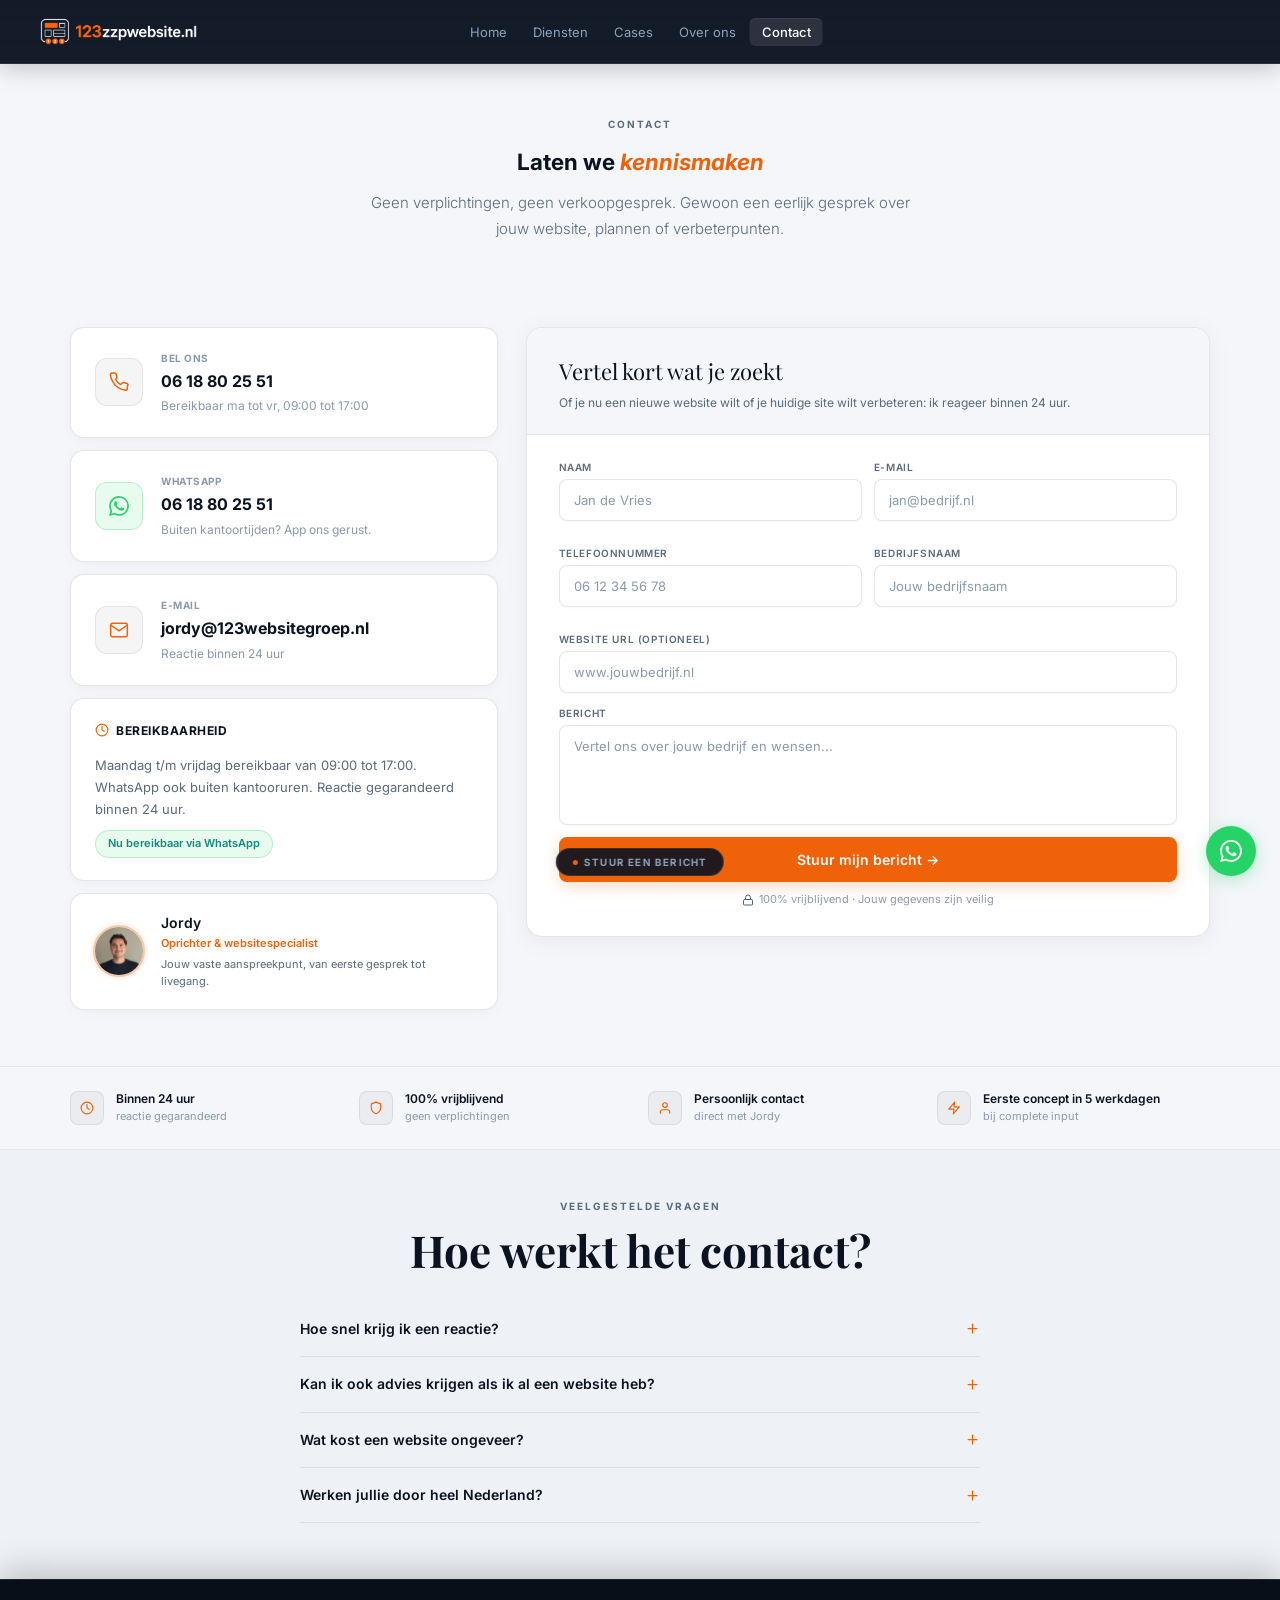
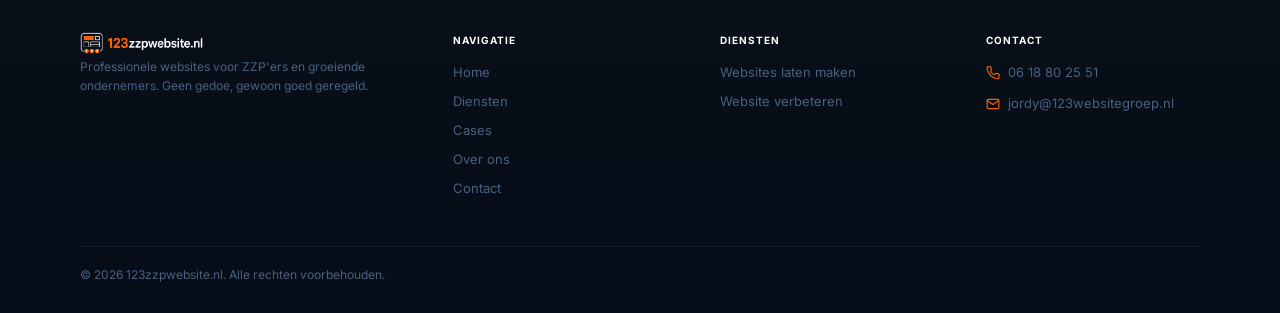
<file: 123bouwwebsite/contact.html>
<!DOCTYPE html>
<html lang="nl">
<head>
<meta charset="UTF-8"><meta name="viewport" content="width=device-width, initial-scale=1.0">
<link rel="icon" type="image/png" href="/assets/images/favicon-123.png?v=4">
<link rel="apple-touch-icon" href="/assets/images/favicon-123.png?v=4">
<title>Contact | 123zzpwebsite.nl</title>
<meta name="description" content="Neem contact op met 123ZZPWebsite. Website aanvragen voor ZZP'ers en kleine ondernemers, vrijblijvend.">
<link rel="stylesheet" href="shared.css">
<style>
.hero-contact{padding:52px 48px 48px;text-align:center;position:relative;overflow:hidden;background:var(--bg-page)}
.hero-contact .sec-h{margin-bottom:10px}
.hero-contact .sec-sub{margin-bottom:0}
.contact-section{padding:36px 48px 56px}
.contact-max{max-width:1140px;margin:0 auto;display:grid;grid-template-columns:1fr 1.6fr;gap:28px;align-items:start}
.cc-card{border-radius:14px;padding:22px 24px;display:flex;align-items:center;gap:18px;text-decoration:none;margin-bottom:12px}
.cc-icon{width:48px;height:48px;border-radius:12px;flex-shrink:0;background:rgba(11,18,32,0.04);border:1px solid var(--border-light);display:flex;align-items:center;justify-content:center;transition:background .25s,border-color .25s}
.cc-card:hover .cc-icon{background:rgba(11,18,32,0.06);border-color:rgba(11,18,32,0.12)}
.cc-icon svg{width:20px;height:20px;stroke:var(--orange);fill:none;stroke-width:1.8;stroke-linecap:round;stroke-linejoin:round}
.cc-label{font-size:10px;font-weight:700;color:var(--text-muted);letter-spacing:.5px;text-transform:uppercase;margin-bottom:3px}
.cc-value{font-size:16px;font-weight:700;color:var(--text-primary);margin-bottom:2px}
.cc-sub{font-size:12px;color:var(--text-muted)}
.availability-card{border-radius:14px;padding:22px 24px;margin-bottom:12px}
.av-title{font-size:12px;font-weight:700;color:var(--text-primary);letter-spacing:.5px;text-transform:uppercase;margin-bottom:14px;display:flex;align-items:center;gap:7px}
.av-title svg{width:14px;height:14px;stroke:var(--orange);fill:none;stroke-width:2;stroke-linecap:round;stroke-linejoin:round}
.av-text{font-size:13px;color:var(--text-secondary);line-height:1.7}
.av-badge{display:inline-flex;align-items:center;gap:5px;background:rgba(37,211,102,0.1);border:1px solid rgba(37,211,102,0.25);color:#128C7E;padding:4px 12px;border-radius:100px;font-size:11px;font-weight:600;margin-top:10px}
.jordy-card{border-radius:14px;padding:18px 22px;display:flex;align-items:center;gap:16px}
.jp{width:52px;height:52px;border-radius:50%;flex-shrink:0;overflow:hidden;border:2px solid rgba(240,98,10,0.35);box-shadow:0 0 0 3px rgba(240,98,10,0.06)}
.jp img{width:100%;height:100%;object-fit:cover;object-position:center 10%;display:block}
.jp-fallback{width:100%;height:100%;background:linear-gradient(135deg,var(--orange),#C04D05);display:flex;align-items:center;justify-content:center;font-family:var(--serif);font-size:18px;color:#fff;font-weight:700}
.jordy-name{font-size:14px;font-weight:600;color:var(--text-primary);margin-bottom:1px}
.jordy-role{font-size:11px;color:var(--orange);font-weight:600;margin-bottom:3px}
.jordy-desc{font-size:11px;color:var(--text-secondary)}
.form-card{border-radius:16px;overflow:hidden}
.form-top{padding:26px 32px 22px;border-bottom:1px solid var(--border-light);background:var(--bg-page)}
.form-title-text{font-family:var(--serif);font-size:22px;color:var(--text-primary);margin-bottom:4px}
.form-sub-text{font-size:12px;color:var(--text-secondary)}
.form-body{padding:24px 32px 28px}
.fsub-btn{display:flex;align-items:center;justify-content:center;gap:7px;margin-top:6px}
.fnote{text-align:center;font-size:11px;color:var(--text-muted);margin-top:9px;display:flex;align-items:center;justify-content:center;gap:5px}
.trust-strip{padding:24px 48px}
.trust-grid{max-width:1140px;margin:0 auto;display:grid;grid-template-columns:repeat(4,1fr);gap:16px}
.ti-item{display:flex;align-items:center;gap:12px}
.ti-icon{width:34px;height:34px;border-radius:8px;background:rgba(11,18,32,0.04);border:1px solid var(--border-light);display:flex;align-items:center;justify-content:center;flex-shrink:0}
.ti-icon svg{width:14px;height:14px;stroke:var(--orange);fill:none;stroke-width:2;stroke-linecap:round;stroke-linejoin:round}
.ti-text{font-size:12px;font-weight:600;color:var(--text-primary);line-height:1.3}
.ti-sub{font-size:11px;color:var(--text-muted);margin-top:1px}
.faq-section{padding:48px 48px 56px}
.faq-max{max-width:680px;margin:0 auto}
.faq-section .sec-h{margin-bottom:0}
.faq-item{border-bottom:1px solid var(--border-light);padding:16px 0}
.faq-q{font-size:14px;font-weight:600;color:var(--text-primary);cursor:pointer;display:flex;align-items:center;justify-content:space-between;gap:12px;user-select:none}
.faq-q svg{width:15px;height:15px;stroke:var(--orange);fill:none;stroke-width:2;stroke-linecap:round;flex-shrink:0;transition:transform .25s}
.faq-q.open svg{transform:rotate(45deg)}
.faq-a{font-size:13px;color:var(--text-secondary);line-height:1.7;font-weight:300}

/* ── BEAUTIFUL MOBILE OVERRIDES ── */
@media(max-width:768px){
  section.sec, .sec{padding:48px 20px !important}
  .hero-center,.hero-section{padding:44px 20px 36px !important}
  /* Hero text only */
  .hero-inner,.hero-two-col{display:flex !important;flex-direction:column !important;gap:0 !important}
  .hero-device-col,.mock-wrap{display:none !important}
  /* Process vertical */
  .process-grid{display:flex !important;flex-direction:column !important;gap:0 !important;margin-top:24px !important}
  .process-grid::before{display:none !important}
  .step{display:flex !important;text-align:left !important;align-items:flex-start !important;gap:16px !important;padding-bottom:24px !important}
  .step:not(:last-child)::after{content:'';position:absolute;left:30px;top:62px;bottom:0;width:1px;background:rgba(240,98,10,0.2)}
  .snum{margin:0 !important;flex-shrink:0 !important}
  .step > div:last-child{padding-top:10px}
  /* CTA wrap */
  .cta-wrap,.cta-two-col,.contact-wrap{grid-template-columns:1fr !important}
  .cta-left,.cta-l,.cl{padding:28px 20px !important}
  .cta-right,.cta-r,.cr{padding:24px 20px !important}
  /* Banners */
  .cta-banner,.cta-simple{flex-direction:column !important;padding:28px 20px !important;gap:18px !important}
  .cta-btns{flex-direction:column !important;width:100% !important;gap:10px !important}
  .cta-btns a{width:100% !important;justify-content:center !important}
  /* Contact page */
  .hero-contact{padding:44px 20px 36px !important;overflow-x:clip}
  .contact-section{padding:28px 20px 44px !important;overflow-x:clip}
  .contact-max,.contact-main{grid-template-columns:1fr !important;gap:18px !important;width:100% !important;max-width:100% !important;min-width:0 !important;box-sizing:border-box !important}
  .contact-max > div{width:100% !important;max-width:100% !important;min-width:0 !important;box-sizing:border-box !important}
  .form-card{order:-1;width:100% !important;max-width:100% !important;min-width:0 !important;box-sizing:border-box !important}
  .form-top{padding:22px 20px 18px !important}
  .form-body{padding:20px 20px 24px !important;width:100% !important;max-width:100% !important;box-sizing:border-box !important}
  .form-body .form-row,.form-body .fg,.form-body .fi{max-width:100% !important;box-sizing:border-box !important}
  .fsub-btn{width:100% !important;max-width:100% !important;box-sizing:border-box !important;padding:16px !important;font-size:15px !important;border-radius:12px !important}
  .cc-card,.availability-card,.jordy-card{width:100% !important;max-width:100% !important;min-width:0 !important;box-sizing:border-box !important;align-items:flex-start !important}
  .cc-card:hover{transform:none !important}
  .cc-card > div:last-child,.jordy-card > div:last-child{flex:1 !important;min-width:0 !important;max-width:100% !important}
  .cc-value,.cc-sub,.cc-label{overflow-wrap:break-word !important;word-break:break-word !important}
  .availability-card > div:not(.av-title){min-width:0 !important;max-width:100% !important;overflow-wrap:break-word !important;word-break:break-word !important}
  .av-badge{max-width:100% !important;white-space:normal !important;flex-wrap:wrap !important;justify-content:center !important;text-align:center !important}
  .jordy-card > div:last-child > div{overflow-wrap:break-word !important;word-break:break-word !important}
  .trust-strip{padding:20px 20px !important;overflow-x:clip}
  .trust-strip .trust-grid{grid-template-columns:1fr 1fr !important;gap:12px !important;width:100% !important;max-width:100% !important}
  .trust-strip .ti-item{min-width:0 !important;align-items:flex-start !important;width:100% !important;max-width:100% !important}
  .trust-strip .ti-item > div:last-child{min-width:0 !important;flex:1 !important}
  .trust-strip .ti-text,.trust-strip .ti-sub{overflow-wrap:break-word !important}
  .faq-section{padding:36px 20px 44px !important}
  /* Featured case */
  .feat-case{grid-template-columns:1fr !important;gap:20px !important}
  /* Cases */
  .cases-grid{grid-template-columns:1fr !important}
  /* Reviews */
  .reviews-grid{grid-template-columns:1fr !important}
  /* Transform */
  .transform-grid,.tg{grid-template-columns:1fr !important;gap:12px !important}
  /* Waarom */
  .waarom-grid{grid-template-columns:1fr !important;gap:24px !important}
  /* Aanpak desktop grid */
  .aanpak-grid{grid-template-columns:1fr 1fr !important}
  /* Guarantee */
  .guarantee,.trust-grid{grid-template-columns:1fr 1fr !important;gap:10px !important}
  /* Stats */
  .stats-grid{grid-template-columns:1fr 1fr !important}
  /* Pricing */
  .pricing-grid{grid-template-columns:1fr !important;gap:16px !important}
  .p-card.popular{margin:0 !important;padding:32px 22px !important}
  /* Forms */
  .form-row,.frow{grid-template-columns:1fr !important}
  .fi{padding:14px !important;font-size:14px !important;border-radius:10px !important}
  textarea.fi{min-height:120px !important;height:120px !important}
  .fsub{padding:16px !important;font-size:15px !important;border-radius:12px !important}
  /* Buttons */
  .btns,.hero-btns{flex-direction:column !important;gap:10px !important}
  .btns a, .hero-btns a, .hero-btns .btn-p, .hero-btns .btn-s{width:100% !important;justify-content:center !important}
  /* Footer */
  .footer-grid{display:flex !important;flex-direction:column !important;gap:0 !important;margin-bottom:0 !important}
  .footer-grid > div:first-child{padding:36px 20px 24px !important}
  .footer-col{padding:20px 20px !important;border-bottom:1px solid rgba(255,255,255,0.06) !important}
  .footer-col a{padding:9px 0 !important;font-size:14px !important;border-bottom:1px solid rgba(255,255,255,0.04) !important;display:flex !important;align-items:center !important;justify-content:space-between !important}
  .footer-col a::after{content:'›' !important;color:var(--muted) !important;font-size:18px !important}
  .footer-bottom{padding:20px !important;flex-direction:column !important;gap:10px !important;text-align:center !important}
  .footer-links{justify-content:center !important}
}
@media(max-width:480px){
  section.sec,.sec{padding:40px 16px !important}
  .hero-contact{padding:32px 16px 22px !important}
  .contact-section{padding:28px 16px 44px !important}
  .form-top,.form-body{padding-left:16px !important;padding-right:16px !important}
  .trust-strip{padding:20px 16px !important}
  .trust-strip .trust-grid{grid-template-columns:1fr !important}
  .aanpak-grid{grid-template-columns:1fr !important}
  .guarantee,.trust-grid{grid-template-columns:1fr !important}
}

</style>
</head>
<body>
<div id="scroll-bar"></div><div id="cursor-accent" class="cursor-accent" aria-hidden="true"><span class="cursor-ring"></span><span class="cursor-dot"></span></div><div id="section-pill">Contact</div>
<nav>
  <a href="./" class="nav-logo" aria-label="123zzpwebsite.nl, Home">
    <img src="assets/images/123zzpwebsite-logo-transparent.png" alt="123zzpwebsite.nl" class="nav-logo-img">
  </a>
  <ul class="nav-links">
    <li><a href="./">Home</a></li>
    <li><a href="diensten.html">Diensten</a></li>
    <li><a href="cases.html">Cases</a></li>
    <li><a href="over-ons.html">Over ons</a></li>
    <li><a href="contact.html" class="active">Contact</a></li>
  </ul>
  <button class="nav-menu-btn" aria-label="Menu"><svg viewBox="0 0 24 24"><line x1="3" y1="6" x2="21" y2="6"/><line x1="3" y1="12" x2="21" y2="12"/><line x1="3" y1="18" x2="21" y2="18"/></svg></button>
</nav>
<div class="nav-drawer">
  <div class="drawer-header">
    <a href="./" class="drawer-logo" aria-label="123zzpwebsite.nl, Home"><img src="assets/images/123zzpwebsite-logo-transparent.png" alt="123zzpwebsite.nl" class="drawer-logo-img"></a>
    <button class="drawer-close"><svg viewBox="0 0 24 24"><line x1="18" y1="6" x2="6" y2="18"/><line x1="6" y1="6" x2="18" y2="18"/></svg></button>
  </div>
  <div class="drawer-links">
    <a href="./">Home</a>
    <a href="diensten.html">Diensten</a>
    <a href="cases.html">Cases</a>
    <a href="over-ons.html">Over ons</a>
    <a href="contact.html" class="active">Contact</a>
  </div>
  <div class="drawer-cta-wrap"><a href="contact.html" class="drawer-cta">Gratis websiteadvies →</a></div>
</div>

<section class="hero-contact" data-section="Contact">
  <div style="position:relative;z-index:1;max-width:560px;margin:0 auto">
    <span class="stag">Contact</span>
    <h1 class="sec-h">Laten we <em style="color:var(--orange);font-style:italic">kennismaken</em></h1>
    <p class="sec-sub">Geen verplichtingen, geen verkoopgesprek. Gewoon een eerlijk gesprek over jouw website, plannen of verbeterpunten.</p>
  </div>
</section>

<section class="contact-section" data-section="Stuur een bericht">
  <div class="contact-max">
    <div class="reveal">
      <a href="tel:0618802551" class="cc-card">
        <div class="cc-icon"><svg viewBox="0 0 24 24"><path d="M22 16.92v3a2 2 0 0 1-2.18 2 19.79 19.79 0 0 1-8.63-3.07A19.5 19.5 0 0 1 4.69 12 19.79 19.79 0 0 1 1.61 3.4 2 2 0 0 1 3.6 1.21h3a2 2 0 0 1 2 1.72 12.84 12.84 0 0 0 .7 2.81 2 2 0 0 1-.45 2.11L7.91 9a16 16 0 0 0 6.09 6.09l1.95-1.95a2 2 0 0 1 2.11-.45 12.84 12.84 0 0 0 2.81.7A2 2 0 0 1 22 16.92z"/></svg></div>
        <div><div class="cc-label">Bel ons</div><div class="cc-value">06 18 80 25 51</div><div class="cc-sub">Bereikbaar ma tot vr, 09:00 tot 17:00</div></div>
      </a>
      <a href="https://wa.me/31618802551?text=Hallo%20Jordy%2C%20ik%20wil%20graag%20meer%20weten%20over%20een%20website%20voor%20mijn%20bedrijf." class="cc-card cc-card-wa" target="_blank" rel="noopener noreferrer" aria-label="WhatsApp Jordy op 06 18 80 25 51">
        <div class="cc-icon"><svg viewBox="0 0 24 24" aria-hidden="true"><path d="M17.472 14.382c-.297-.149-1.758-.867-2.03-.967-.273-.099-.471-.148-.67.15-.197.297-.767.966-.94 1.164-.173.199-.347.223-.644.075-.297-.15-1.255-.463-2.39-1.475-.883-.788-1.48-1.761-1.653-2.059-.173-.297-.018-.458.13-.606.134-.133.298-.347.446-.52.149-.174.198-.298.298-.497.099-.198.05-.371-.025-.52-.075-.149-.669-1.612-.916-2.207-.242-.579-.487-.5-.669-.51-.173-.008-.371-.01-.57-.01-.198 0-.52.074-.792.372-.272.297-1.04 1.016-1.04 2.479 0 1.462 1.065 2.875 1.213 3.074.149.198 2.096 3.2 5.077 4.487.709.306 1.262.489 1.694.625.712.227 1.36.195 1.871.118.571-.085 1.758-.719 2.006-1.413.248-.694.248-1.289.173-1.413-.074-.124-.272-.198-.57-.347m-5.421 7.403h-.004a9.87 9.87 0 01-5.031-1.378l-.361-.214-3.741.982.998-3.648-.235-.374a9.86 9.86 0 01-1.51-5.26c.001-5.45 4.436-9.884 9.888-9.884 2.64 0 5.122 1.03 6.988 2.898a9.825 9.825 0 012.893 6.994c-.003 5.45-4.435 9.884-9.885 9.884m8.413-18.297A11.815 11.815 0 0012.05 0C5.495 0 .16 5.335.157 11.892c0 2.096.547 4.142 1.588 5.945L.057 24l6.305-1.654a11.882 11.882 0 005.683 1.448h.005c6.554 0 11.89-5.335 11.893-11.893a11.821 11.821 0 00-3.48-8.413z"/></svg></div>
        <div><div class="cc-label">WhatsApp</div><div class="cc-value">06 18 80 25 51</div><div class="cc-sub">Buiten kantoortijden? App ons gerust.</div></div>
      </a>
      <a href="mailto:jordy@123websitegroep.nl" class="cc-card">
        <div class="cc-icon"><svg viewBox="0 0 24 24"><path d="M4 4h16c1.1 0 2 .9 2 2v12c0 1.1-.9 2-2 2H4c-1.1 0-2-.9-2-2V6c0-1.1.9-2 2-2z"/><polyline points="22,6 12,13 2,6"/></svg></div>
        <div><div class="cc-label">E-mail</div><div class="cc-value">jordy@123websitegroep.nl</div><div class="cc-sub">Reactie binnen 24 uur</div></div>
      </a>
      <div class="availability-card">
        <div class="av-title"><svg viewBox="0 0 24 24"><circle cx="12" cy="12" r="10"/><polyline points="12 6 12 12 16 14"/></svg>Bereikbaarheid</div>
        <div class="av-text">Maandag t/m vrijdag bereikbaar van 09:00 tot 17:00. WhatsApp ook buiten kantooruren. Reactie gegarandeerd binnen 24 uur.</div>
        <div class="av-badge">Nu bereikbaar via WhatsApp</div>
      </div>
      <div class="jordy-card">
        <div class="jp"><img src="images/Jordy-1.jpg" alt="Jordy" onerror="this.style.display='none';this.nextElementSibling.style.display='flex'"><div class="jp-fallback" style="display:none">J</div></div>
        <div><div class="jordy-name">Jordy</div><div class="jordy-role">Oprichter & websitespecialist</div><div class="jordy-desc">Jouw vaste aanspreekpunt, van eerste gesprek tot livegang.</div></div>
      </div>
    </div>
    <div class="form-card reveal">
      <div class="form-top"><div class="form-title-text">Vertel kort wat je zoekt</div><div class="form-sub-text">Of je nu een nieuwe website wilt of je huidige site wilt verbeteren: ik reageer binnen 24 uur.</div></div>
      <form class="form-body" name="contact" method="POST" data-netlify="true" netlify data-netlify-honeypot="bot-field">
        <input type="hidden" name="form-name" value="contact">
        <p hidden aria-hidden="true">
          <label>
            Laat dit veld leeg:
            <input
              type="text"
              name="bot-field"
              tabindex="-1"
              autocomplete="off"
            >
          </label>
        </p>
        <div class="form-row"><div class="fg"><label class="fl">Naam</label><input type="text" class="fi" name="naam" placeholder="Jan de Vries"></div><div class="fg"><label class="fl">E-mail</label><input type="email" class="fi" name="e-mail" placeholder="jan@bedrijf.nl"></div></div>
        <div class="form-row"><div class="fg"><label class="fl">Telefoonnummer</label><input type="tel" class="fi" name="telefoon" placeholder="06 12 34 56 78"></div><div class="fg"><label class="fl">Bedrijfsnaam</label><input type="text" class="fi" name="bedrijfsnaam" placeholder="Jouw bedrijfsnaam"></div></div>
        <div class="fg"><label class="fl">Website URL (optioneel)</label><input type="url" class="fi" name="website" placeholder="www.jouwbedrijf.nl"></div>
        <div class="fg"><label class="fl">Bericht</label><textarea class="fi" name="bericht" rows="5" placeholder="Vertel ons over jouw bedrijf en wensen..."></textarea></div>
        <button class="fsub-btn" type="submit">Stuur mijn bericht →</button>
        <div class="fnote"><svg viewBox="0 0 24 24" width="12" height="12" style="stroke:var(--muted);fill:none;stroke-width:2;stroke-linecap:round"><rect x="3" y="11" width="18" height="11" rx="2"/><path d="M7 11V7a5 5 0 0 1 10 0v4"/></svg>100% vrijblijvend · Jouw gegevens zijn veilig</div>
      </form>
    </div>
  </div>
</section>

<div class="trust-strip reveal" data-section="Vertrouwen">
  <div class="trust-grid">
    <div class="ti-item"><div class="ti-icon"><svg viewBox="0 0 24 24"><circle cx="12" cy="12" r="10"/><polyline points="12 6 12 12 16 14"/></svg></div><div><div class="ti-text">Binnen 24 uur</div><div class="ti-sub">reactie gegarandeerd</div></div></div>
    <div class="ti-item"><div class="ti-icon"><svg viewBox="0 0 24 24"><path d="M12 22s8-4 8-10V5l-8-3-8 3v7c0 6 8 10 8 10z"/></svg></div><div><div class="ti-text">100% vrijblijvend</div><div class="ti-sub">geen verplichtingen</div></div></div>
    <div class="ti-item"><div class="ti-icon"><svg viewBox="0 0 24 24"><path d="M20 21v-2a4 4 0 0 0-4-4H8a4 4 0 0 0-4 4v2"/><circle cx="12" cy="7" r="4"/></svg></div><div><div class="ti-text">Persoonlijk contact</div><div class="ti-sub">direct met Jordy</div></div></div>
    <div class="ti-item"><div class="ti-icon"><svg viewBox="0 0 24 24"><path d="M13 2L3 14h9l-1 8 10-12h-9l1-8z"/></svg></div><div><div class="ti-text">Eerste concept in 5 werkdagen</div><div class="ti-sub">bij complete input</div></div></div>
  </div>
</div>

<section class="faq-section" data-section="FAQ">
  <div class="faq-max">
    <div style="text-align:center;margin-bottom:28px"><span class="stag">Veelgestelde vragen</span><h2 class="sec-h">Hoe werkt het contact?</h2></div>
    <div class="faq-item"><div class="faq-q">Hoe snel krijg ik een reactie?<svg viewBox="0 0 24 24"><line x1="12" y1="5" x2="12" y2="19"/><line x1="5" y1="12" x2="19" y2="12"/></svg></div><div class="faq-a">We reageren binnen 24 uur op werkdagen. Liever direct? Bel of app ons gerust op 06 18 80 25 51.</div></div>
    <div class="faq-item"><div class="faq-q">Kan ik ook advies krijgen als ik al een website heb?<svg viewBox="0 0 24 24"><line x1="12" y1="5" x2="12" y2="19"/><line x1="5" y1="12" x2="19" y2="12"/></svg></div><div class="faq-a">Ja, zeker. We kijken graag mee naar je huidige website en denken mee over wat beter, duidelijker of professioneler kan.</div></div>
    <div class="faq-item"><div class="faq-q">Wat kost een website ongeveer?<svg viewBox="0 0 24 24"><line x1="12" y1="5" x2="12" y2="19"/><line x1="5" y1="12" x2="19" y2="12"/></svg></div><div class="faq-a">Dat hangt af van wat je nodig hebt. Daarom starten we altijd met een vrijblijvend gesprek zodat je een duidelijke prijs krijgt zonder verrassingen.</div></div>
    <div class="faq-item"><div class="faq-q">Werken jullie door heel Nederland?<svg viewBox="0 0 24 24"><line x1="12" y1="5" x2="12" y2="19"/><line x1="5" y1="12" x2="19" y2="12"/></svg></div><div class="faq-a">Ja. Wij werken voor ZZP'ers en kleine ondernemers door heel Nederland. Alles verloopt online, van kennismaking tot oplevering. Geen reiskosten, geen gedoe.</div></div>
  </div>
</section>

<footer>
  <div class="footer-grid">
    <div><div class="footer-brand"><img src="assets/images/123zzpwebsite-logo-transparent.png" alt="123zzpwebsite.nl" class="footer-logo-img"></div><p class="footer-tagline">Professionele websites voor ZZP'ers en groeiende ondernemers. Geen gedoe, gewoon goed geregeld.</p></div>
    <div class="footer-col"><h4>Navigatie</h4><a href="index.html">Home</a><a href="diensten.html">Diensten</a><a href="cases.html">Cases</a><a href="over-ons.html">Over ons</a><a href="contact.html">Contact</a></div>
    <div class="footer-col"><h4>Diensten</h4><a href="diensten.html">Websites laten maken</a><a href="diensten.html">Website verbeteren</a></div>
    <div class="footer-col"><h4>Contact</h4><div class="footer-contact-item"><svg viewBox="0 0 24 24"><path d="M22 16.92v3a2 2 0 0 1-2.18 2 19.79 19.79 0 0 1-8.63-3.07A19.5 19.5 0 0 1 4.69 12 19.79 19.79 0 0 1 1.61 3.4 2 2 0 0 1 3.6 1.21h3a2 2 0 0 1 2 1.72 12.84 12.84 0 0 0 .7 2.81 2 2 0 0 1-.45 2.11L7.91 9a16 16 0 0 0 6.09 6.09l1.95-1.95a2 2 0 0 1 2.11-.45 12.84 12.84 0 0 0 2.81.7A2 2 0 0 1 22 16.92z"/></svg>06 18 80 25 51</div><div class="footer-contact-item"><svg viewBox="0 0 24 24"><path d="M4 4h16c1.1 0 2 .9 2 2v12c0 1.1-.9 2-2 2H4c-1.1 0-2-.9-2-2V6c0-1.1.9-2 2-2z"/><polyline points="22,6 12,13 2,6"/></svg>jordy@123websitegroep.nl</div></div>
  </div>
  <div class="footer-bottom"><div class="footer-copy">© 2026 123zzpwebsite.nl. Alle rechten voorbehouden.</div></div>
</footer>
<a href="https://wa.me/31618802551?text=Hallo%20Jordy%2C%20ik%20wil%20graag%20meer%20weten%20over%20een%20website%20voor%20mijn%20bedrijf." target="_blank" rel="noopener noreferrer" class="chat-float" aria-label="WhatsApp ons"><svg viewBox="0 0 24 24" aria-hidden="true"><path d="M17.472 14.382c-.297-.149-1.758-.867-2.03-.967-.273-.099-.471-.148-.67.15-.197.297-.767.966-.94 1.164-.173.199-.347.223-.644.075-.297-.15-1.255-.463-2.39-1.475-.883-.788-1.48-1.761-1.653-2.059-.173-.297-.018-.458.13-.606.134-.133.298-.347.446-.52.149-.174.198-.298.298-.497.099-.198.05-.371-.025-.52-.075-.149-.669-1.612-.916-2.207-.242-.579-.487-.5-.669-.51-.173-.008-.371-.01-.57-.01-.198 0-.52.074-.792.372-.272.297-1.04 1.016-1.04 2.479 0 1.462 1.065 2.875 1.213 3.074.149.198 2.096 3.2 5.077 4.487.709.306 1.262.489 1.694.625.712.227 1.36.195 1.871.118.571-.085 1.758-.719 2.006-1.413.248-.694.248-1.289.173-1.413-.074-.124-.272-.198-.57-.347m-5.421 7.403h-.004a9.87 9.87 0 01-5.031-1.378l-.361-.214-3.741.982.998-3.648-.235-.374a9.86 9.86 0 01-1.51-5.26c.001-5.45 4.436-9.884 9.888-9.884 2.64 0 5.122 1.03 6.988 2.898a9.825 9.825 0 012.893 6.994c-.003 5.45-4.435 9.884-9.885 9.884m8.413-18.297A11.815 11.815 0 0012.05 0C5.495 0 .16 5.335.157 11.892c0 2.096.547 4.142 1.588 5.945L.057 24l6.305-1.654a11.882 11.882 0 005.683 1.448h.005c6.554 0 11.89-5.335 11.893-11.893a11.821 11.821 0 00-3.48-8.413z"/></svg></a>
<script src="shared.js"></script>
</body>
</html>
</file>
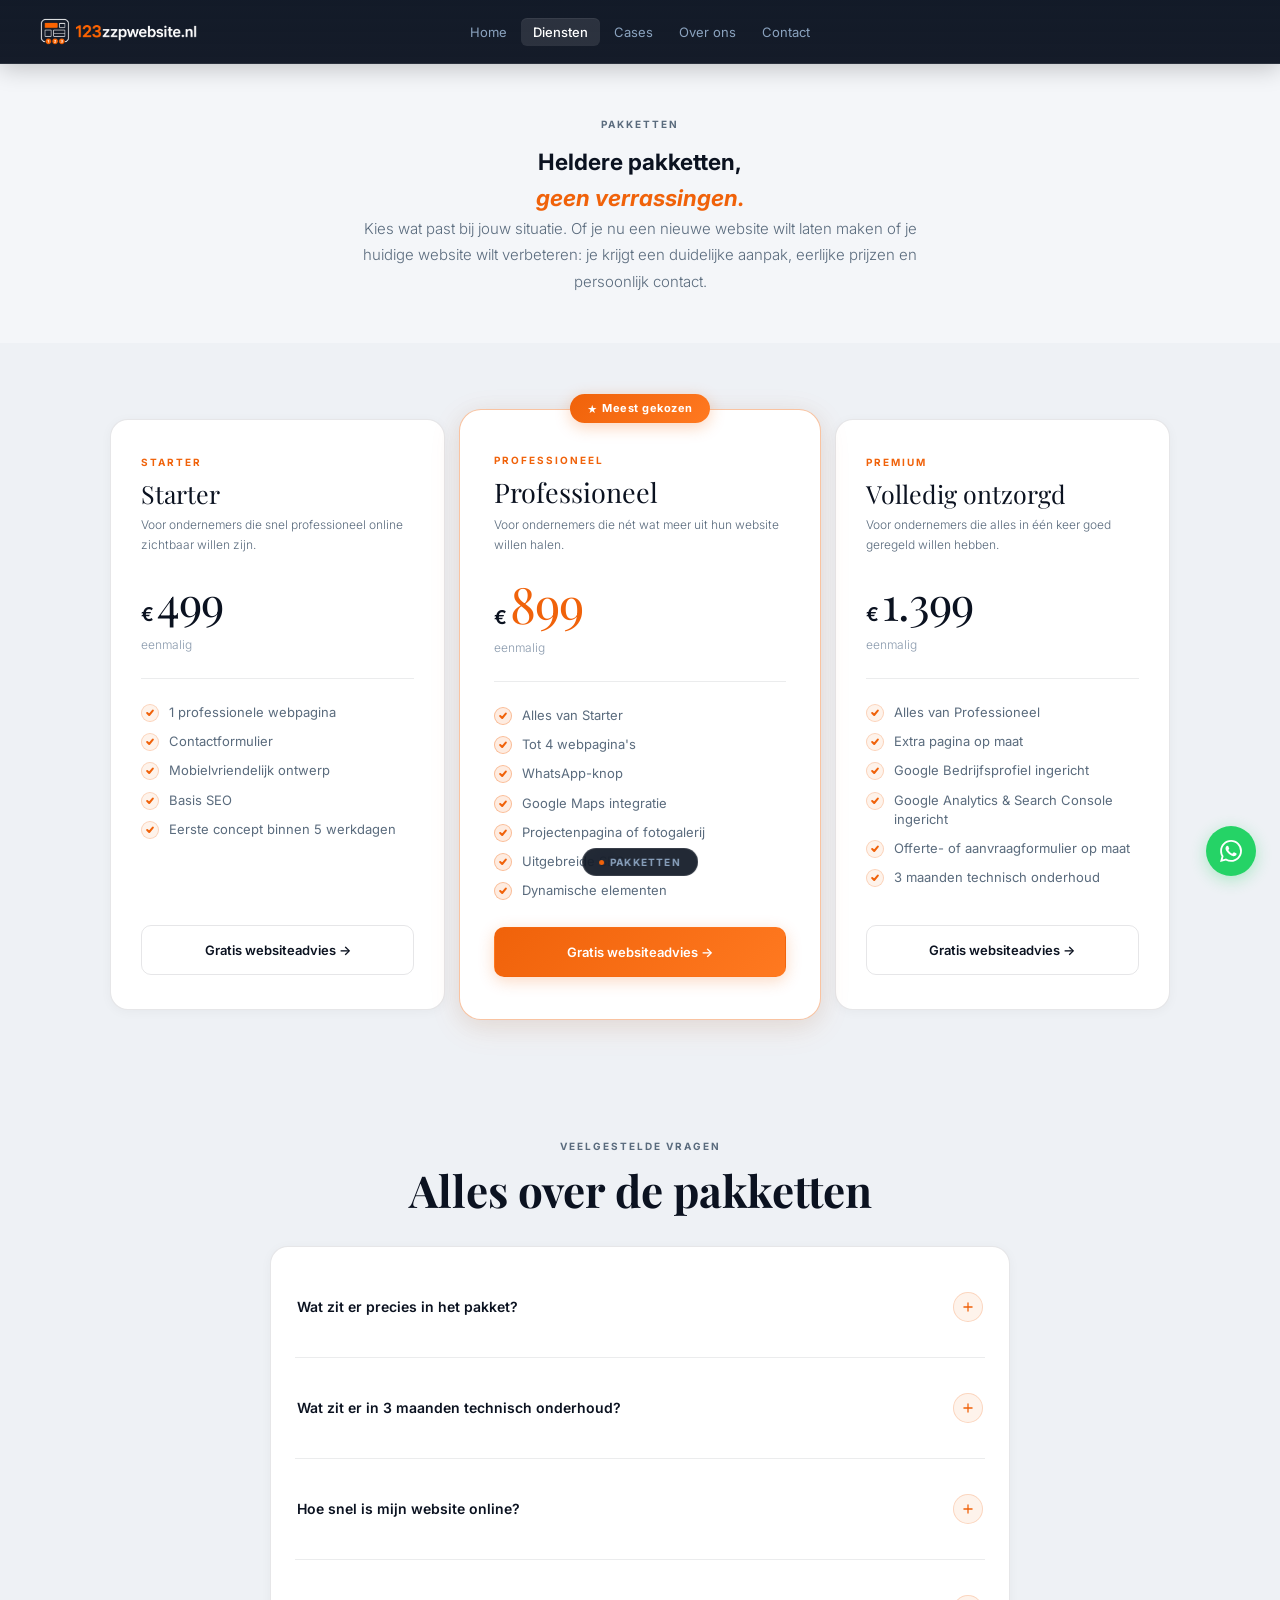
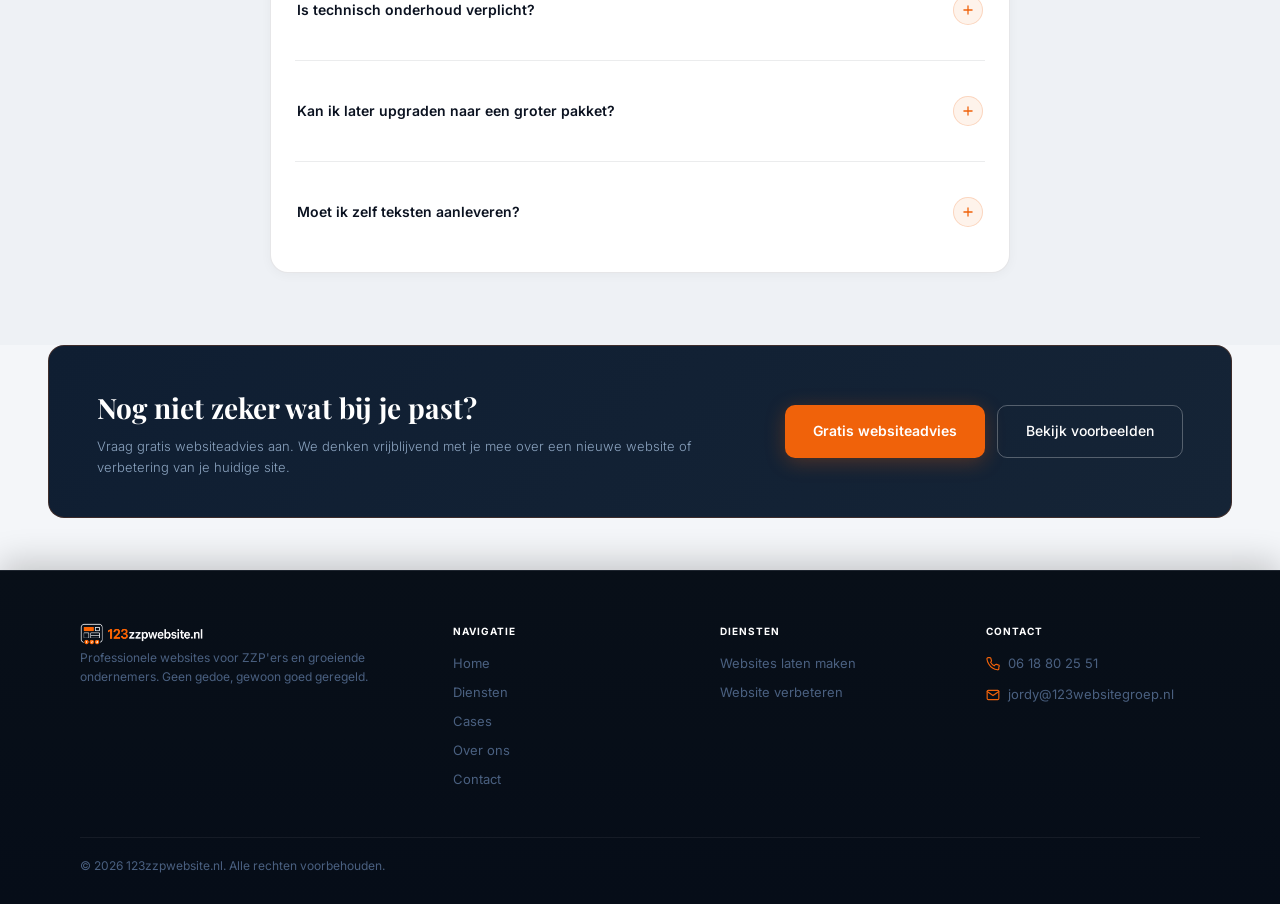
<file: 123bouwwebsite/diensten.html>
﻿<!DOCTYPE html>
<html lang="nl">
<head>
<meta charset="UTF-8"><meta name="viewport" content="width=device-width, initial-scale=1.0">
<link rel="icon" type="image/png" href="/assets/images/favicon-123.png?v=4">
<link rel="apple-touch-icon" href="/assets/images/favicon-123.png?v=4">
<title>Diensten | 123zzpwebsite.nl</title>
<meta name="description" content="Heldere websitepakketten voor ZZP'ers en kleine ondernemers. Professioneel online, zonder technisch gedoe.">
<link rel="stylesheet" href="shared.css">
<style>
.hero-pricing{padding:52px 48px 48px;text-align:center;position:relative;overflow:hidden;background:var(--bg-page)}
.pricing-section{padding:64px 48px 68px;background:var(--bg-section-alt);position:relative;overflow:hidden}
.pricing-section > div{position:relative;z-index:1}
.pricing-grid{display:grid;grid-template-columns:1fr 1.08fr 1fr;gap:14px;align-items:stretch;max-width:1060px;margin:12px auto 0;overflow:visible}
.p-card{position:relative;overflow:hidden;background:var(--surface-card);border:1px solid var(--border-card);border-radius:18px;padding:34px 30px;display:flex;flex-direction:column;box-shadow:var(--shadow-soft);transition:transform .32s ease,box-shadow .32s ease,border-color .32s ease}
.p-card:hover{transform:translateY(-4px);border-color:rgba(11,18,32,0.14);box-shadow:var(--shadow-card)}
.p-card.popular{overflow:visible;background:var(--surface-card);border:1.5px solid rgba(240,98,10,0.38);border-radius:22px;z-index:2;margin:-10px 0;padding:42px 34px;box-shadow:0 8px 32px rgba(240,98,10,0.1),var(--shadow-card)}
.p-card.popular:hover{transform:translateY(-6px);border-color:rgba(240,98,10,0.5);box-shadow:0 12px 40px rgba(240,98,10,0.12),var(--shadow-card)}
.pop-badge{position:absolute;top:-16px;left:50%;transform:translateX(-50%);background:linear-gradient(135deg,var(--orange),var(--orange2));color:#fff;padding:6px 17px;border-radius:100px;font-size:11px;font-weight:700;letter-spacing:.5px;display:flex;align-items:center;gap:5px;white-space:nowrap;box-shadow:0 4px 16px rgba(240,98,10,0.28);z-index:3}
.pop-badge::before{content:'★';font-size:10px}
.p-tier{position:relative;z-index:1;font-size:10px;font-weight:700;letter-spacing:2px;text-transform:uppercase;color:var(--orange);margin-bottom:10px}
.p-name{position:relative;z-index:1;font-family:var(--serif);font-size:25px;color:var(--text-primary);margin-bottom:8px;line-height:1.1}
.p-card.popular .p-name{font-size:27px}
.p-desc{position:relative;z-index:1;font-size:12px;color:var(--text-secondary);line-height:1.65;margin-bottom:24px;font-weight:300;min-height:40px}
.p-price-wrap{position:relative;z-index:1;margin-bottom:24px;padding-bottom:24px;border-bottom:1px solid var(--border-light)}
.p-price{display:flex;align-items:baseline;gap:3px;margin-bottom:4px}
.p-currency{font-size:19px;font-weight:600;color:var(--text-primary);margin-top:4px}
.p-amount{font-family:var(--serif);font-size:46px;color:var(--text-primary);line-height:1;letter-spacing:-.02em}
.p-card.popular .p-amount{font-size:50px;color:var(--orange)}
.p-period{display:block;font-size:12px;color:var(--text-muted);margin-top:2px;font-weight:300}
.p-features{position:relative;z-index:1;list-style:none;display:flex;flex-direction:column;gap:10px;flex:1;margin-bottom:26px}
.p-features li{display:flex;align-items:flex-start;gap:10px;font-size:13px;color:var(--text-secondary);line-height:1.48}
.pf-chk{width:18px;height:18px;border-radius:50%;flex-shrink:0;margin-top:1px;background:rgba(240,98,10,0.08);border:1px solid rgba(240,98,10,0.22);display:flex;align-items:center;justify-content:center}
.p-card.popular .pf-chk{background:rgba(240,98,10,0.12);border-color:rgba(240,98,10,0.35)}
.pf-chk svg{width:8px;height:8px;stroke:var(--orange);stroke-width:2.5;fill:none;stroke-linecap:round;stroke-linejoin:round}
.p-cta{position:relative;z-index:1;display:block;text-align:center;text-decoration:none;padding:14px 20px;border-radius:10px;font-size:13px;font-weight:600;border:1px solid var(--border-card);color:var(--text-primary);background:transparent;transition:transform .22s ease,border-color .22s ease,color .22s ease,background .22s ease,box-shadow .22s ease;margin-top:auto}
.p-cta:hover{border-color:rgba(11,18,32,0.2);color:var(--text-primary);background:rgba(11,18,32,0.04);transform:translateY(-2px);box-shadow:0 4px 12px rgba(11,18,32,0.06)}
.p-cta.primary{background:linear-gradient(135deg,var(--orange),var(--orange2));color:#fff;border-color:transparent;box-shadow:0 4px 16px rgba(240,98,10,0.24)}
.p-cta.primary:hover{box-shadow:0 6px 22px rgba(240,98,10,0.32);filter:saturate(1.05)}
.p-cta.dark{color:var(--text-primary);border-color:var(--border-card);background:transparent}
.p-cta.dark:hover{color:var(--text-primary);border-color:rgba(11,18,32,0.2);background:rgba(11,18,32,0.04)}
.faq-section{padding:60px 48px 72px;background:var(--bg-section-alt);position:relative;overflow:hidden}
.faq-max{position:relative;z-index:1;max-width:740px;margin:0 auto}
.faq-header{margin-bottom:32px}
.faq-panel{background:var(--surface-card);border:1px solid var(--border-card);border-radius:18px;padding:10px 24px;box-shadow:var(--shadow-soft)}
.faq-item{border-bottom:1px solid var(--border-light);transition:background .28s ease}
.faq-item:last-child{border-bottom:none}
.faq-item:hover{background:rgba(11,18,32,0.02)}
.faq-item:has(.faq-q.open){background:rgba(240,98,10,0.03)}
.faq-q{font-size:14px;font-weight:600;color:var(--text-primary);cursor:pointer;display:flex;align-items:center;justify-content:space-between;gap:16px;user-select:none;padding:18px 2px;transition:color .28s ease}
.faq-q:hover{color:var(--text-primary)}
.faq-q svg{width:14px;height:14px;padding:7px;stroke:var(--orange);fill:none;stroke-width:2.2;stroke-linecap:round;flex-shrink:0;background:rgba(240,98,10,0.08);border:1px solid rgba(240,98,10,0.2);border-radius:50%;box-sizing:content-box;transition:transform .32s ease,background .32s ease,border-color .32s ease}
.faq-q:hover svg{background:rgba(240,98,10,0.12);border-color:rgba(240,98,10,0.3)}
.faq-q.open svg{transform:rotate(45deg);background:rgba(240,98,10,0.16);border-color:rgba(240,98,10,0.38)}
.faq-a{font-size:13px;color:var(--text-secondary);line-height:1.72;font-weight:300;max-height:0;overflow:hidden;opacity:0;transition:max-height .38s ease,margin .28s ease,padding .28s ease,opacity .28s ease}
.faq-a.open{margin-top:0;padding:0 2px 18px 4px;opacity:1}
.cta-band{margin:0 48px 52px;background:linear-gradient(135deg,#0F1E32,#152436);border:1px solid rgba(240,98,10,0.2);border-radius:16px;padding:40px 48px;display:flex;align-items:center;justify-content:space-between;gap:32px}
.cta-band h3{font-family:var(--serif);font-size:clamp(20px,2.5vw,28px);color:#fff;margin-bottom:5px}
.cta-band p{font-size:13px;color:var(--pale);font-weight:300}
.cta-band-btns{display:flex;gap:12px;flex-shrink:0}
.cta-band .btn-s{color:#fff;border-color:rgba(255,255,255,0.28);background:transparent}
.cta-band .btn-s:hover{color:#fff;border-color:rgba(255,255,255,0.45);background:rgba(255,255,255,0.08)}

/* ── BEAUTIFUL MOBILE OVERRIDES ── */
@media(max-width:768px){
  section.sec, .sec{padding:48px 20px !important}
  .hero-center,.hero-section{padding:44px 20px 36px !important}
  /* Hero text only */
  .hero-inner,.hero-two-col{display:flex !important;flex-direction:column !important;gap:0 !important}
  .hero-device-col,.mock-wrap{display:none !important}
  /* Process vertical */
  .process-grid{display:flex !important;flex-direction:column !important;gap:0 !important;margin-top:24px !important}
  .process-grid::before{display:none !important}
  .step{display:flex !important;text-align:left !important;align-items:flex-start !important;gap:16px !important;padding-bottom:24px !important}
  .step:not(:last-child)::after{content:'';position:absolute;left:30px;top:62px;bottom:0;width:1px;background:rgba(240,98,10,0.2)}
  .snum{margin:0 !important;flex-shrink:0 !important}
  .step > div:last-child{padding-top:10px}
  /* CTA wrap */
  .cta-wrap,.cta-two-col,.contact-wrap{grid-template-columns:1fr !important}
  .cta-left,.cta-l,.cl{padding:28px 20px !important}
  .cta-right,.cta-r,.cr{padding:24px 20px !important}
  /* Banners */
  .cta-banner,.cta-simple{flex-direction:column !important;padding:28px 20px !important;gap:18px !important}
  .cta-btns{flex-direction:column !important;width:100% !important;gap:10px !important}
  .cta-btns a{width:100% !important;justify-content:center !important}
  /* Contact page */
  .contact-main{grid-template-columns:1fr !important;gap:20px !important}
  /* Featured case */
  .feat-case{grid-template-columns:1fr !important;gap:20px !important}
  /* Cases */
  .cases-grid{grid-template-columns:1fr !important}
  /* Reviews */
  .reviews-grid{grid-template-columns:1fr !important}
  /* Transform */
  .transform-grid,.tg{grid-template-columns:1fr !important;gap:12px !important}
  /* Waarom */
  .waarom-grid{grid-template-columns:1fr !important;gap:24px !important}
  /* Aanpak desktop grid */
  .aanpak-grid{grid-template-columns:1fr 1fr !important}
  /* Guarantee */
  .guarantee,.trust-grid{grid-template-columns:1fr 1fr !important;gap:10px !important}
  /* Stats */
  .stats-grid{grid-template-columns:1fr 1fr !important}
  /* Pricing */
  .pricing-section{padding:48px 20px 52px !important;overflow-x:clip}
  .pricing-section > div{max-width:100% !important;width:100% !important;margin:0 auto !important;box-sizing:border-box !important}
  .pricing-grid{grid-template-columns:1fr !important;gap:16px !important;width:100% !important;max-width:100% !important;margin:0 auto !important;justify-items:stretch !important;overflow:hidden !important}
  .p-card,.p-card.popular{width:100% !important;max-width:100% !important;min-width:0 !important;margin:0 !important;padding:32px 22px !important;box-sizing:border-box !important}
  .p-card.popular{margin-top:18px !important;overflow:visible !important}
  .p-desc{min-height:0 !important}
  .faq-section{padding:48px 20px 56px !important}
  .faq-panel{padding:6px 16px !important;border-radius:14px !important}
  .faq-q{padding:16px 0 !important;font-size:13px !important;gap:12px !important}
  .faq-q svg{padding:6px !important}
  .faq-a.open{padding:0 0 14px 2px !important}
  /* Forms */
  .form-row,.frow{grid-template-columns:1fr !important}
  .fi{padding:14px !important;font-size:14px !important;border-radius:10px !important}
  textarea.fi{height:90px !important}
  .fsub{padding:16px !important;font-size:15px !important;border-radius:12px !important}
  /* Buttons */
  .btns,.hero-btns{flex-direction:column !important;gap:10px !important}
  .btns a, .hero-btns a, .hero-btns .btn-p, .hero-btns .btn-s{width:100% !important;justify-content:center !important}
  /* Footer */
  .footer-grid{display:flex !important;flex-direction:column !important;gap:0 !important;margin-bottom:0 !important}
  .footer-grid > div:first-child{padding:36px 20px 24px !important}
  .footer-col{padding:20px 20px !important;border-bottom:1px solid rgba(255,255,255,0.06) !important}
  .footer-col a{padding:9px 0 !important;font-size:14px !important;border-bottom:1px solid rgba(255,255,255,0.04) !important;display:flex !important;align-items:center !important;justify-content:space-between !important}
  .footer-col a::after{content:'›' !important;color:var(--muted) !important;font-size:18px !important}
  .footer-bottom{padding:20px !important;flex-direction:column !important;gap:10px !important;text-align:center !important}
  .footer-links{justify-content:center !important}
  .cta-band{margin:20px 20px 40px !important;padding:28px 20px !important;flex-direction:column !important;align-items:stretch !important;gap:18px !important;max-width:calc(100% - 40px) !important;box-sizing:border-box !important}
  .cta-band > div:first-child{min-width:0 !important;width:100% !important}
  .cta-band-btns{flex-direction:column !important;flex-shrink:1 !important;width:100% !important;gap:10px !important}
  .cta-band-btns .btn-p,.cta-band-btns .btn-s{width:100% !important;justify-content:center !important;box-sizing:border-box !important}
}
@media(max-width:480px){
  section.sec,.sec{padding:40px 16px !important}
  .aanpak-grid{grid-template-columns:1fr !important}
  .guarantee,.trust-grid{grid-template-columns:1fr !important}
}

</style>
</head>
<body>
<div id="scroll-bar"></div><div id="cursor-accent" class="cursor-accent" aria-hidden="true"><span class="cursor-ring"></span><span class="cursor-dot"></span></div><div id="section-pill">Pakketten</div>
<nav>
  <a href="./" class="nav-logo" aria-label="123zzpwebsite.nl, Home">
    <img src="assets/images/123zzpwebsite-logo-transparent.png" alt="123zzpwebsite.nl" class="nav-logo-img">
  </a>
  <ul class="nav-links">
    <li><a href="./">Home</a></li>
    <li><a href="diensten.html" class="active">Diensten</a></li>
    <li><a href="cases.html">Cases</a></li>
    <li><a href="over-ons.html">Over ons</a></li>
    <li><a href="contact.html">Contact</a></li>
  </ul>
  <button class="nav-menu-btn" aria-label="Menu"><svg viewBox="0 0 24 24"><line x1="3" y1="6" x2="21" y2="6"/><line x1="3" y1="12" x2="21" y2="12"/><line x1="3" y1="18" x2="21" y2="18"/></svg></button>
</nav>
<div class="nav-drawer">
  <div class="drawer-header">
    <a href="./" class="drawer-logo" aria-label="123zzpwebsite.nl, Home"><img src="assets/images/123zzpwebsite-logo-transparent.png" alt="123zzpwebsite.nl" class="drawer-logo-img"></a>
    <button class="drawer-close"><svg viewBox="0 0 24 24"><line x1="18" y1="6" x2="6" y2="18"/><line x1="6" y1="6" x2="18" y2="18"/></svg></button>
  </div>
  <div class="drawer-links">
    <a href="./">Home</a>
    <a href="diensten.html" class="active">Diensten</a>
    <a href="cases.html">Cases</a>
    <a href="over-ons.html">Over ons</a>
    <a href="contact.html">Contact</a>
  </div>
  <div class="drawer-cta-wrap"><a href="contact.html" class="drawer-cta">Gratis websiteadvies →</a></div>
</div>

<section class="hero-pricing" data-section="Pakketten">
  <div style="position:relative;z-index:1;max-width:640px;margin:0 auto">
    <span class="stag">Pakketten</span>
    <h1 class="sec-h">Heldere pakketten,<br><span style="color:var(--orange);font-style:italic">geen verrassingen.</span></h1>
    <p class="sec-sub" style="margin:0 auto">Kies wat past bij jouw situatie. Of je nu een nieuwe website wilt laten maken of je huidige website wilt verbeteren: je krijgt een duidelijke aanpak, eerlijke prijzen en persoonlijk contact.</p>
  </div>
</section>

<section class="pricing-section" data-section="Pakketten">
  <div style="max-width:1140px;margin:0 auto">
    <div class="pricing-grid reveal">
      <div class="p-card">
        <div class="p-tier">STARTER</div>
        <div class="p-name">Starter</div>
        <p class="p-desc">Voor ondernemers die snel professioneel online zichtbaar willen zijn.</p>
        <div class="p-price-wrap">
          <div class="p-price"><span class="p-currency">€</span><span class="p-amount">499</span></div>
          <div class="p-period">eenmalig</div>
        </div>
        <ul class="p-features">
          <li><span class="pf-chk"><svg viewBox="0 0 10 10"><polyline points="1.5,5 4,7.5 8.5,2"/></svg></span>1 professionele webpagina</li>
          <li><span class="pf-chk"><svg viewBox="0 0 10 10"><polyline points="1.5,5 4,7.5 8.5,2"/></svg></span>Contactformulier</li>
          <li><span class="pf-chk"><svg viewBox="0 0 10 10"><polyline points="1.5,5 4,7.5 8.5,2"/></svg></span>Mobielvriendelijk ontwerp</li>
          <li><span class="pf-chk"><svg viewBox="0 0 10 10"><polyline points="1.5,5 4,7.5 8.5,2"/></svg></span>Basis SEO</li>
          <li><span class="pf-chk"><svg viewBox="0 0 10 10"><polyline points="1.5,5 4,7.5 8.5,2"/></svg></span>Eerste concept binnen 5 werkdagen</li>
        </ul>
        <a href="contact.html" class="p-cta">Gratis websiteadvies →</a>
      </div>
      <div class="p-card popular" style="position:relative">
        <div class="pop-badge">Meest gekozen</div>
        <div class="p-tier">PROFESSIONEEL</div>
        <div class="p-name">Professioneel</div>
        <p class="p-desc">Voor ondernemers die nét wat meer uit hun website willen halen.</p>
        <div class="p-price-wrap">
          <div class="p-price"><span class="p-currency">€</span><span class="p-amount">899</span></div>
          <div class="p-period">eenmalig</div>
        </div>
        <ul class="p-features">
          <li><span class="pf-chk"><svg viewBox="0 0 10 10"><polyline points="1.5,5 4,7.5 8.5,2"/></svg></span>Alles van Starter</li>
          <li><span class="pf-chk"><svg viewBox="0 0 10 10"><polyline points="1.5,5 4,7.5 8.5,2"/></svg></span>Tot 4 webpagina's</li>
          <li><span class="pf-chk"><svg viewBox="0 0 10 10"><polyline points="1.5,5 4,7.5 8.5,2"/></svg></span>WhatsApp-knop</li>
          <li><span class="pf-chk"><svg viewBox="0 0 10 10"><polyline points="1.5,5 4,7.5 8.5,2"/></svg></span>Google Maps integratie</li>
          <li><span class="pf-chk"><svg viewBox="0 0 10 10"><polyline points="1.5,5 4,7.5 8.5,2"/></svg></span>Projectenpagina of fotogalerij</li>
          <li><span class="pf-chk"><svg viewBox="0 0 10 10"><polyline points="1.5,5 4,7.5 8.5,2"/></svg></span>Uitgebreide SEO</li>
          <li><span class="pf-chk"><svg viewBox="0 0 10 10"><polyline points="1.5,5 4,7.5 8.5,2"/></svg></span>Dynamische elementen</li>
        </ul>
        <a href="contact.html" class="p-cta primary">Gratis websiteadvies →</a>
      </div>
      <div class="p-card premium">
        <div class="p-tier">PREMIUM</div>
        <div class="p-name">Volledig ontzorgd</div>
        <p class="p-desc">Voor ondernemers die alles in één keer goed geregeld willen hebben.</p>
        <div class="p-price-wrap">
          <div class="p-price"><span class="p-currency">€</span><span class="p-amount">1.399</span></div>
          <div class="p-period">eenmalig</div>
        </div>
        <ul class="p-features">
          <li><span class="pf-chk"><svg viewBox="0 0 10 10"><polyline points="1.5,5 4,7.5 8.5,2"/></svg></span>Alles van Professioneel</li>
          <li><span class="pf-chk"><svg viewBox="0 0 10 10"><polyline points="1.5,5 4,7.5 8.5,2"/></svg></span>Extra pagina op maat</li>
          <li><span class="pf-chk"><svg viewBox="0 0 10 10"><polyline points="1.5,5 4,7.5 8.5,2"/></svg></span>Google Bedrijfsprofiel ingericht</li>
          <li><span class="pf-chk"><svg viewBox="0 0 10 10"><polyline points="1.5,5 4,7.5 8.5,2"/></svg></span>Google Analytics &amp; Search Console ingericht</li>
          <li><span class="pf-chk"><svg viewBox="0 0 10 10"><polyline points="1.5,5 4,7.5 8.5,2"/></svg></span>Offerte- of aanvraagformulier op maat</li>
          <li><span class="pf-chk"><svg viewBox="0 0 10 10"><polyline points="1.5,5 4,7.5 8.5,2"/></svg></span>3 maanden technisch onderhoud</li>
        </ul>
        <a href="contact.html" class="p-cta dark">Gratis websiteadvies →</a>
      </div>
    </div>
  </div>
</section>

<section class="faq-section reveal" data-section="FAQ">
  <div class="faq-max">
    <div class="faq-header" style="text-align:center">
      <span class="stag">Veelgestelde vragen</span>
      <h2 class="sec-h">Alles over de pakketten</h2>
    </div>
    <div class="faq-panel">
    <div class="faq-item"><div class="faq-q">Wat zit er precies in het pakket?<svg viewBox="0 0 24 24"><line x1="12" y1="5" x2="12" y2="19"/><line x1="5" y1="12" x2="19" y2="12"/></svg></div><div class="faq-a">Dat hangt af van het gekozen pakket. Starter bevat 1 professionele webpagina, een contactformulier, een mobielvriendelijk ontwerp, basis SEO en een eerste concept binnen 5 werkdagen. Professioneel bouwt daarop verder met extra pagina’s, WhatsApp, Google Maps, een projectenpagina of fotogalerij, uitgebreide SEO en dynamische elementen. Volledig ontzorgd voegt daar extra maatwerk en 3 maanden technisch onderhoud aan toe.</div></div>
    <div class="faq-item"><div class="faq-q">Wat zit er in 3 maanden technisch onderhoud?<svg viewBox="0 0 24 24"><line x1="12" y1="5" x2="12" y2="19"/><line x1="5" y1="12" x2="19" y2="12"/></svg></div><div class="faq-a">3 maanden technisch onderhoud is inbegrepen bij Volledig ontzorgd. Daarmee zorgen we in de eerste periode na oplevering dat je website technisch goed blijft werken.</div></div>
    <div class="faq-item"><div class="faq-q">Hoe snel is mijn website online?<svg viewBox="0 0 24 24"><line x1="12" y1="5" x2="12" y2="19"/><line x1="5" y1="12" x2="19" y2="12"/></svg></div><div class="faq-a">Bij complete input ontvang je binnen 5 werkdagen een eerste conceptversie. De uiteindelijke livegang hangt af van feedback, definitieve content, domein en eventuele extra wensen.</div></div>
    <div class="faq-item"><div class="faq-q">Is technisch onderhoud verplicht?<svg viewBox="0 0 24 24"><line x1="12" y1="5" x2="12" y2="19"/><line x1="5" y1="12" x2="19" y2="12"/></svg></div><div class="faq-a">Nee. Technisch onderhoud is alleen inbegrepen bij Volledig ontzorgd, voor 3 maanden.</div></div>
    <div class="faq-item"><div class="faq-q">Kan ik later upgraden naar een groter pakket?<svg viewBox="0 0 24 24"><line x1="12" y1="5" x2="12" y2="19"/><line x1="5" y1="12" x2="19" y2="12"/></svg></div><div class="faq-a">Ja, dat kan. Je kunt starten met Starter en later uitbreiden naar Professioneel of Volledig ontzorgd.</div></div>
    <div class="faq-item"><div class="faq-q">Moet ik zelf teksten aanleveren?<svg viewBox="0 0 24 24"><line x1="12" y1="5" x2="12" y2="19"/><line x1="5" y1="12" x2="19" y2="12"/></svg></div><div class="faq-a">Je hoeft geen perfecte teksten aan te leveren. Op basis van jouw input helpen we met duidelijke teksten die passen bij jouw bedrijf en doelgroep.</div></div>
    </div>
  </div>
</section>

<div class="cta-band reveal" data-section="Contact">
  <div><h3>Nog niet zeker wat bij je past?</h3><p>Vraag gratis websiteadvies aan. We denken vrijblijvend met je mee over een nieuwe website of verbetering van je huidige site.</p></div>
  <div class="cta-band-btns"><a href="contact.html" class="btn-p">Gratis websiteadvies</a><a href="cases.html" class="btn-s">Bekijk voorbeelden</a></div>
</div>

<footer>
  <div class="footer-grid">
    <div><div class="footer-brand"><img src="assets/images/123zzpwebsite-logo-transparent.png" alt="123zzpwebsite.nl" class="footer-logo-img"></div><p class="footer-tagline">Professionele websites voor ZZP'ers en groeiende ondernemers. Geen gedoe, gewoon goed geregeld.</p></div>
    <div class="footer-col"><h4>Navigatie</h4><a href="index.html">Home</a><a href="diensten.html">Diensten</a><a href="cases.html">Cases</a><a href="over-ons.html">Over ons</a><a href="contact.html">Contact</a></div>
    <div class="footer-col"><h4>Diensten</h4><a href="diensten.html">Websites laten maken</a><a href="diensten.html">Website verbeteren</a></div>
    <div class="footer-col"><h4>Contact</h4><div class="footer-contact-item"><svg viewBox="0 0 24 24"><path d="M22 16.92v3a2 2 0 0 1-2.18 2 19.79 19.79 0 0 1-8.63-3.07A19.5 19.5 0 0 1 4.69 12 19.79 19.79 0 0 1 1.61 3.4 2 2 0 0 1 3.6 1.21h3a2 2 0 0 1 2 1.72 12.84 12.84 0 0 0 .7 2.81 2 2 0 0 1-.45 2.11L7.91 9a16 16 0 0 0 6.09 6.09l1.95-1.95a2 2 0 0 1 2.11-.45 12.84 12.84 0 0 0 2.81.7A2 2 0 0 1 22 16.92z"/></svg>06 18 80 25 51</div><div class="footer-contact-item"><svg viewBox="0 0 24 24"><path d="M4 4h16c1.1 0 2 .9 2 2v12c0 1.1-.9 2-2 2H4c-1.1 0-2-.9-2-2V6c0-1.1.9-2 2-2z"/><polyline points="22,6 12,13 2,6"/></svg>jordy@123websitegroep.nl</div></div>
  </div>
  <div class="footer-bottom"><div class="footer-copy">© 2026 123zzpwebsite.nl. Alle rechten voorbehouden.</div></div>
</footer>
<a href="https://wa.me/31618802551?text=Hallo%20Jordy%2C%20ik%20wil%20graag%20meer%20weten%20over%20een%20website%20voor%20mijn%20bedrijf." target="_blank" rel="noopener noreferrer" class="chat-float" aria-label="WhatsApp ons"><svg viewBox="0 0 24 24" aria-hidden="true"><path d="M17.472 14.382c-.297-.149-1.758-.867-2.03-.967-.273-.099-.471-.148-.67.15-.197.297-.767.966-.94 1.164-.173.199-.347.223-.644.075-.297-.15-1.255-.463-2.39-1.475-.883-.788-1.48-1.761-1.653-2.059-.173-.297-.018-.458.13-.606.134-.133.298-.347.446-.52.149-.174.198-.298.298-.497.099-.198.05-.371-.025-.52-.075-.149-.669-1.612-.916-2.207-.242-.579-.487-.5-.669-.51-.173-.008-.371-.01-.57-.01-.198 0-.52.074-.792.372-.272.297-1.04 1.016-1.04 2.479 0 1.462 1.065 2.875 1.213 3.074.149.198 2.096 3.2 5.077 4.487.709.306 1.262.489 1.694.625.712.227 1.36.195 1.871.118.571-.085 1.758-.719 2.006-1.413.248-.694.248-1.289.173-1.413-.074-.124-.272-.198-.57-.347m-5.421 7.403h-.004a9.87 9.87 0 01-5.031-1.378l-.361-.214-3.741.982.998-3.648-.235-.374a9.86 9.86 0 01-1.51-5.26c.001-5.45 4.436-9.884 9.888-9.884 2.64 0 5.122 1.03 6.988 2.898a9.825 9.825 0 012.893 6.994c-.003 5.45-4.435 9.884-9.885 9.884m8.413-18.297A11.815 11.815 0 0012.05 0C5.495 0 .16 5.335.157 11.892c0 2.096.547 4.142 1.588 5.945L.057 24l6.305-1.654a11.882 11.882 0 005.683 1.448h.005c6.554 0 11.89-5.335 11.893-11.893a11.821 11.821 0 00-3.48-8.413z"/></svg></a>
<script src="shared.js"></script>
</body>
</html>
</file>
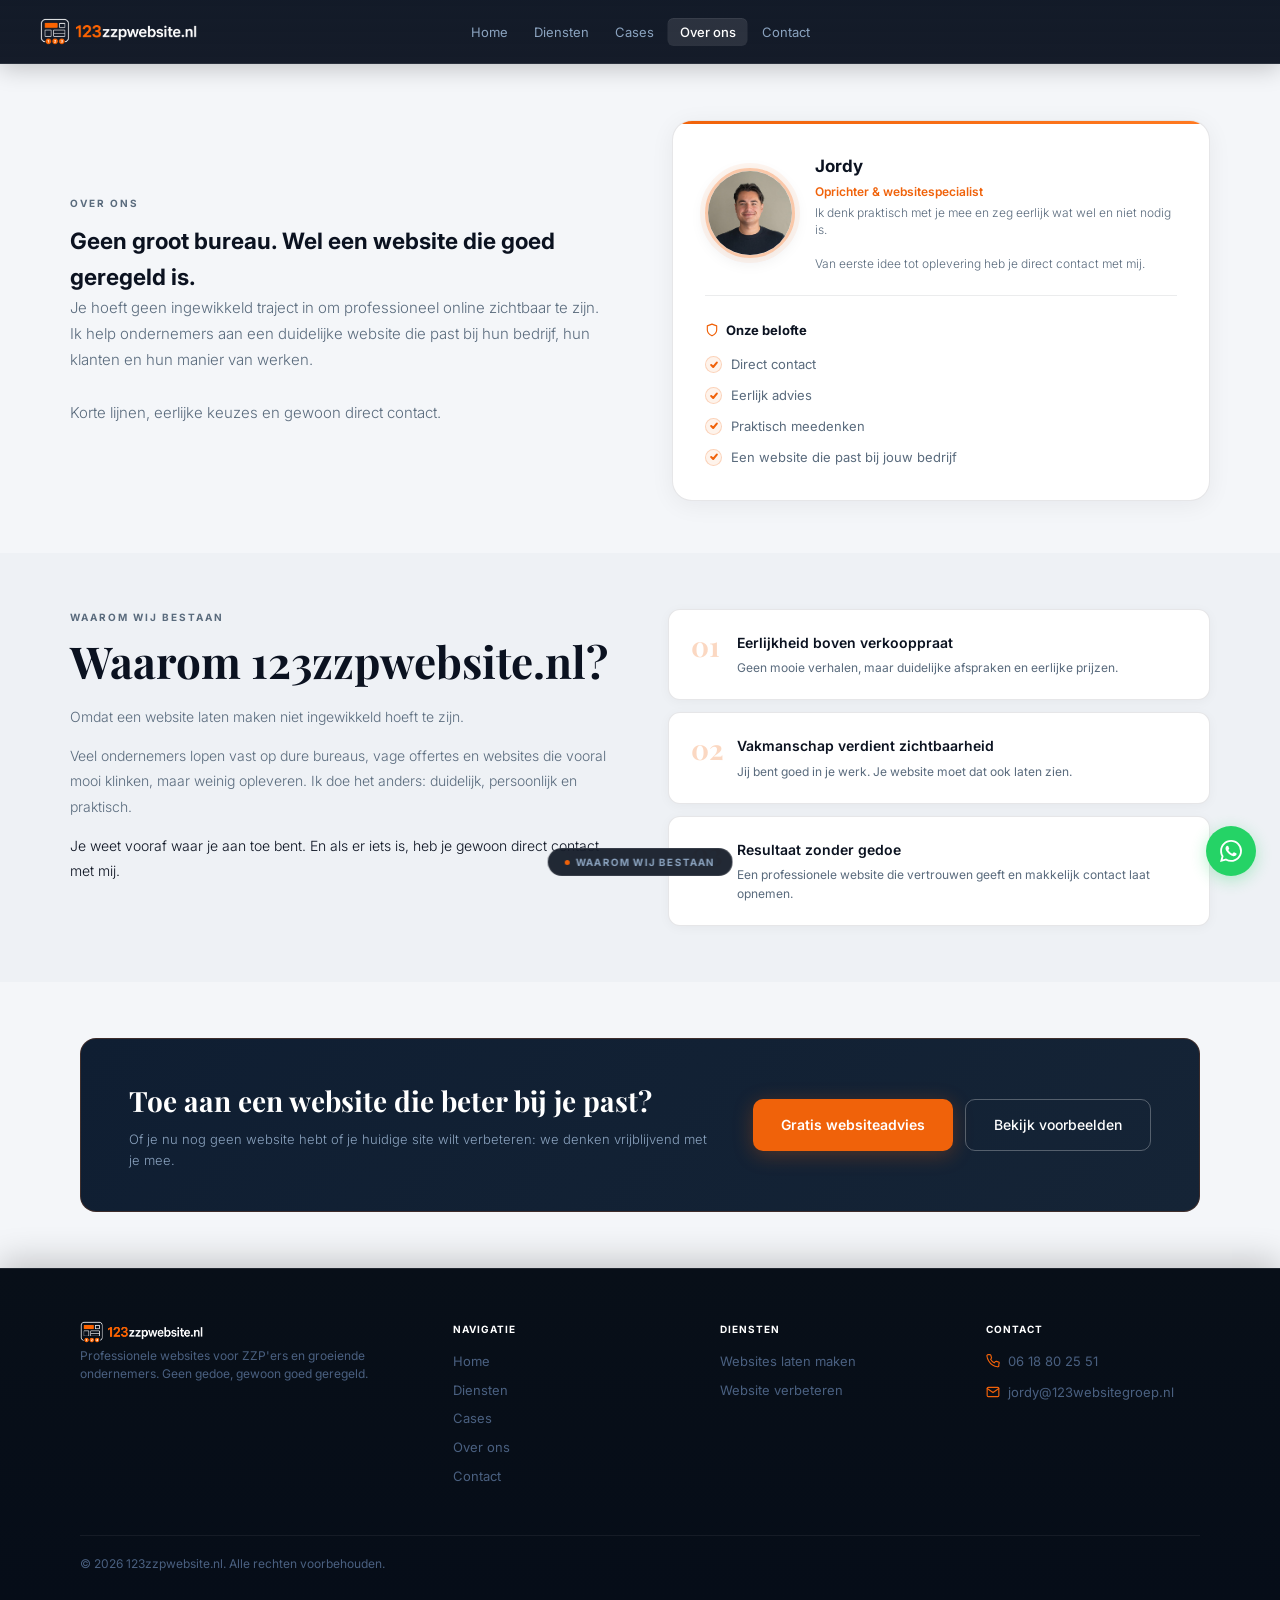
<file: 123bouwwebsite/over-ons.html>
<!DOCTYPE html>
<html lang="nl">
<head>
<meta charset="UTF-8"><meta name="viewport" content="width=device-width, initial-scale=1.0">
<link rel="icon" type="image/png" href="/assets/images/favicon-123.png?v=4">
<link rel="apple-touch-icon" href="/assets/images/favicon-123.png?v=4">
<title>Over ons | 123zzpwebsite.nl</title>
<meta name="description" content="Over 123ZZPWebsite. Professionele websites voor ZZP'ers en kleine ondernemers, met sterke ervaring in de bouw.">
<link rel="stylesheet" href="shared.css">
<style>
.hero-over{padding:56px 48px 52px;position:relative;overflow:hidden;background:var(--bg-page)}
.hero-over-inner{position:relative;z-index:1;max-width:1140px;margin:0 auto;display:grid;grid-template-columns:1fr 1fr;gap:64px;align-items:center}
.founder-card{border-radius:20px;padding:32px;position:relative;overflow:hidden}
.founder-card::before{content:'';position:absolute;top:0;left:0;right:0;height:3px;background:linear-gradient(90deg,var(--orange),var(--orange2))}
.founder-top{display:flex;align-items:center;gap:20px;margin-bottom:24px;padding-bottom:22px;border-bottom:1px solid var(--border-light)}
.founder-photo{width:90px;height:90px;border-radius:50%;flex-shrink:0;overflow:hidden;border:3px solid rgba(240,98,10,0.35);box-shadow:0 0 0 5px rgba(240,98,10,0.06),0 4px 16px rgba(11,18,32,0.08)}
.founder-photo img{width:100%;height:100%;object-fit:cover;object-position:center 10%;display:block}
.founder-fallback{width:100%;height:100%;background:linear-gradient(135deg,var(--orange),#C04D05);display:flex;align-items:center;justify-content:center;font-family:var(--serif);font-size:28px;color:#fff;font-weight:700}
.founder-name{font-size:17px;font-weight:700;color:var(--text-primary);margin-bottom:2px}
.founder-role{font-size:12px;color:var(--orange);font-weight:600;margin-bottom:4px}
.founder-tagline{font-size:12px;color:var(--text-secondary);font-weight:300;line-height:1.4}
.promise-title{font-size:13px;font-weight:700;color:var(--text-primary);margin-bottom:14px;display:flex;align-items:center;gap:7px}
.promise-title svg{width:14px;height:14px;stroke:var(--orange);fill:none;stroke-width:2;stroke-linecap:round;stroke-linejoin:round}
.promise-list{list-style:none;display:flex;flex-direction:column;gap:10px}
.promise-list li{display:flex;align-items:center;gap:9px;font-size:13px;color:var(--text-secondary)}
.pchk{width:17px;height:17px;border-radius:50%;flex-shrink:0;background:rgba(240,98,10,0.08);border:1px solid rgba(240,98,10,0.22);display:flex;align-items:center;justify-content:center}
.pchk svg{width:8px;height:8px;stroke:var(--orange);stroke-width:2.5;fill:none;stroke-linecap:round;stroke-linejoin:round}
.waarom-section{padding:56px 48px}
.waarom-grid{display:grid;grid-template-columns:1fr 1fr;gap:56px;align-items:start;max-width:1140px;margin:0 auto}
.story-text p{font-size:14px;color:var(--text-secondary);line-height:1.8;font-weight:300;margin-bottom:14px}
.story-text p:last-child{color:var(--text-primary)}
.values-list{display:flex;flex-direction:column;gap:12px}
.vc{border-radius:12px;padding:22px;display:flex;align-items:flex-start;gap:14px}
.vc-num{font-family:var(--serif);font-size:28px;color:rgba(240,98,10,0.25);font-weight:700;line-height:1;flex-shrink:0;width:32px}
.vc-h{font-size:14px;font-weight:600;color:var(--text-primary);margin-bottom:4px}
.vc-p{font-size:12px;color:var(--text-secondary);line-height:1.6}
.aanpak-section{padding:56px 48px}
.cta-simple{background:linear-gradient(135deg,#0F1E32,#152436);border:1px solid rgba(240,98,10,0.2);border-radius:16px;padding:40px 48px;display:flex;align-items:center;justify-content:space-between;gap:32px;position:relative;overflow:hidden}
.cta-simple h3{font-family:var(--serif);font-size:clamp(20px,2.5vw,28px);color:#fff;margin-bottom:5px}
.cta-simple p{font-size:13px;color:var(--pale);font-weight:300}
.cta-simple .btn-s{color:#fff;border-color:rgba(255,255,255,0.28);background:transparent}
.cta-simple .btn-s:hover{color:#fff;border-color:rgba(255,255,255,0.45);background:rgba(255,255,255,0.08)}

/* ── BEAUTIFUL MOBILE OVERRIDES ── */
@media(max-width:768px){
  section.sec, .sec{padding:48px 20px !important}
  .hero-center,.hero-section{padding:44px 20px 36px !important}
  /* Over ons hero — single column, full-width card */
  .hero-over{padding:44px 20px 36px !important;overflow-x:hidden}
  .hero-over-inner{display:grid !important;grid-template-columns:1fr !important;gap:28px !important;width:100%;max-width:100%;min-width:0}
  .hero-over-inner > div{min-width:0;width:100%;max-width:100%}
  .hero-over .sec-h,.hero-over .sec-sub{max-width:100%}
  .founder-card{width:100%;max-width:100%;min-width:0;box-sizing:border-box;padding:24px 20px !important;margin:0}
  .founder-top{gap:16px;margin-bottom:20px;padding-bottom:18px}
  .founder-top > div:last-child{min-width:0;flex:1}
  .founder-name,.founder-tagline{word-wrap:break-word;overflow-wrap:break-word}
  .promise-list li{min-width:0;align-items:flex-start;line-height:1.45}
  /* Hero text only */
  .hero-inner,.hero-two-col{display:flex !important;flex-direction:column !important;gap:0 !important}
  .hero-device-col,.mock-wrap{display:none !important}
  /* Process vertical */
  .process-grid{display:flex !important;flex-direction:column !important;gap:0 !important;margin-top:24px !important}
  .process-grid::before{display:none !important}
  .step{display:flex !important;text-align:left !important;align-items:flex-start !important;gap:16px !important;padding-bottom:24px !important}
  .step:not(:last-child)::after{content:'';position:absolute;left:30px;top:62px;bottom:0;width:1px;background:rgba(240,98,10,0.2)}
  .snum{margin:0 !important;flex-shrink:0 !important}
  .step > div:last-child{padding-top:10px}
  /* CTA wrap */
  .cta-wrap,.cta-two-col,.contact-wrap{grid-template-columns:1fr !important}
  .cta-left,.cta-l,.cl{padding:28px 20px !important}
  .cta-right,.cta-r,.cr{padding:24px 20px !important}
  /* Banners */
  .cta-banner,.cta-simple{flex-direction:column !important;padding:28px 20px !important;gap:18px !important}
  .cta-btns{flex-direction:column !important;width:100% !important;gap:10px !important}
  .cta-btns a{width:100% !important;justify-content:center !important}
  /* Contact page */
  .contact-main{grid-template-columns:1fr !important;gap:20px !important}
  /* Featured case */
  .feat-case{grid-template-columns:1fr !important;gap:20px !important}
  /* Cases */
  .cases-grid{grid-template-columns:1fr !important}
  /* Reviews */
  .reviews-grid{grid-template-columns:1fr !important}
  /* Transform */
  .transform-grid,.tg{grid-template-columns:1fr !important;gap:12px !important}
  /* Waarom */
  .waarom-grid{grid-template-columns:1fr !important;gap:24px !important}
  /* Aanpak desktop grid */
  .aanpak-grid{grid-template-columns:1fr 1fr !important}
  /* Guarantee */
  .guarantee,.trust-grid{grid-template-columns:1fr 1fr !important;gap:10px !important}
  /* Stats */
  .stats-grid{grid-template-columns:1fr 1fr !important}
  /* Pricing */
  .pricing-grid{grid-template-columns:1fr !important;gap:16px !important}
  .p-card.popular{margin:0 !important;padding:32px 22px !important}
  /* Forms */
  .form-row,.frow{grid-template-columns:1fr !important}
  .fi{padding:14px !important;font-size:14px !important;border-radius:10px !important}
  textarea.fi{height:90px !important}
  .fsub{padding:16px !important;font-size:15px !important;border-radius:12px !important}
  /* Buttons */
  .btns,.hero-btns{flex-direction:column !important;gap:10px !important}
  .btns a, .hero-btns a, .hero-btns .btn-p, .hero-btns .btn-s{width:100% !important;justify-content:center !important}
  /* Footer */
  .footer-grid{display:flex !important;flex-direction:column !important;gap:0 !important;margin-bottom:0 !important}
  .footer-grid > div:first-child{padding:36px 20px 24px !important}
  .footer-col{padding:20px 20px !important;border-bottom:1px solid rgba(255,255,255,0.06) !important}
  .footer-col a{padding:9px 0 !important;font-size:14px !important;border-bottom:1px solid rgba(255,255,255,0.04) !important;display:flex !important;align-items:center !important;justify-content:space-between !important}
  .footer-col a::after{content:'›' !important;color:var(--muted) !important;font-size:18px !important}
  .footer-bottom{padding:20px !important;flex-direction:column !important;gap:10px !important;text-align:center !important}
  .footer-links{justify-content:center !important}
  .aanpak-section{padding:32px 20px 40px !important;overflow-x:clip}
  .aanpak-section .max{width:100% !important;max-width:100% !important;min-width:0 !important;box-sizing:border-box !important}
  .aanpak-section .cta-simple{margin-top:0 !important;width:100% !important;max-width:100% !important;min-width:0 !important;box-sizing:border-box !important;align-items:stretch !important}
  .aanpak-section .cta-simple > div:first-child{min-width:0 !important;width:100% !important}
  .aanpak-section .cta-simple > div:last-child{display:flex !important;flex-direction:column !important;flex-shrink:1 !important;width:100% !important;max-width:100% !important;gap:10px !important}
  .aanpak-section .cta-simple > div:last-child .btn-p,.aanpak-section .cta-simple > div:last-child .btn-s{width:100% !important;justify-content:center !important;box-sizing:border-box !important}
}
@media(max-width:480px){
  section.sec,.sec{padding:40px 16px !important}
  .hero-over{padding:40px 16px 32px !important}
  .founder-card{padding:20px 16px !important}
  .aanpak-grid{grid-template-columns:1fr !important}
  .guarantee,.trust-grid{grid-template-columns:1fr !important}
}

</style>
</head>
<body>
<div id="scroll-bar"></div><div id="cursor-accent" class="cursor-accent" aria-hidden="true"><span class="cursor-ring"></span><span class="cursor-dot"></span></div><div id="section-pill">Over ons</div>
<nav>
  <a href="./" class="nav-logo" aria-label="123zzpwebsite.nl, Home">
    <img src="assets/images/123zzpwebsite-logo-transparent.png" alt="123zzpwebsite.nl" class="nav-logo-img">
  </a>
  <ul class="nav-links">
    <li><a href="./">Home</a></li>
    <li><a href="diensten.html">Diensten</a></li>
    <li><a href="cases.html">Cases</a></li>
    <li><a href="over-ons.html" class="active">Over ons</a></li>
    <li><a href="contact.html">Contact</a></li>
  </ul>
  <button class="nav-menu-btn" aria-label="Menu"><svg viewBox="0 0 24 24"><line x1="3" y1="6" x2="21" y2="6"/><line x1="3" y1="12" x2="21" y2="12"/><line x1="3" y1="18" x2="21" y2="18"/></svg></button>
</nav>
<div class="nav-drawer">
  <div class="drawer-header">
    <a href="./" class="drawer-logo" aria-label="123zzpwebsite.nl, Home"><img src="assets/images/123zzpwebsite-logo-transparent.png" alt="123zzpwebsite.nl" class="drawer-logo-img"></a>
    <button class="drawer-close"><svg viewBox="0 0 24 24"><line x1="18" y1="6" x2="6" y2="18"/><line x1="6" y1="6" x2="18" y2="18"/></svg></button>
  </div>
  <div class="drawer-links">
    <a href="./">Home</a>
    <a href="diensten.html">Diensten</a>
    <a href="cases.html">Cases</a>
    <a href="over-ons.html" class="active">Over ons</a>
    <a href="contact.html">Contact</a>
  </div>
  <div class="drawer-cta-wrap"><a href="contact.html" class="drawer-cta">Gratis websiteadvies →</a></div>
</div>

<section class="hero-over" data-section="Over ons">
  <div class="hero-over-inner">
    <div>
      <span class="stag">OVER ONS</span>
      <h1 class="sec-h">Geen groot bureau. Wel een website die goed geregeld is.</h1>
      <p class="sec-sub">Je hoeft geen ingewikkeld traject in om professioneel online zichtbaar te zijn. Ik help ondernemers aan een duidelijke website die past bij hun bedrijf, hun klanten en hun manier van werken.<br><br>Korte lijnen, eerlijke keuzes en gewoon direct contact.</p>
    </div>
    <div class="founder-card reveal">
      <div class="founder-top">
        <div class="founder-photo">
          <img src="images/Jordy-1.jpg" alt="Jordy, oprichter 123zzpwebsite.nl" onerror="this.style.display='none';this.nextElementSibling.style.display='flex'">
          <div class="founder-fallback" style="display:none">J</div>
        </div>
        <div>
          <div class="founder-name">Jordy</div>
          <div class="founder-role">Oprichter & websitespecialist</div>
          <div class="founder-tagline">Ik denk praktisch met je mee en zeg eerlijk wat wel en niet nodig is.<br><br>Van eerste idee tot oplevering heb je direct contact met mij.</div>
        </div>
      </div>
      <div class="promise-title"><svg viewBox="0 0 24 24"><path d="M12 22s8-4 8-10V5l-8-3-8 3v7c0 6 8 10 8 10z"/></svg>Onze belofte</div>
      <ul class="promise-list">
        <li><span class="pchk"><svg viewBox="0 0 10 10"><polyline points="1.5,5 4,7.5 8.5,2"/></svg></span>Direct contact</li>
        <li><span class="pchk"><svg viewBox="0 0 10 10"><polyline points="1.5,5 4,7.5 8.5,2"/></svg></span>Eerlijk advies</li>
        <li><span class="pchk"><svg viewBox="0 0 10 10"><polyline points="1.5,5 4,7.5 8.5,2"/></svg></span>Praktisch meedenken</li>
        <li><span class="pchk"><svg viewBox="0 0 10 10"><polyline points="1.5,5 4,7.5 8.5,2"/></svg></span>Een website die past bij jouw bedrijf</li>
      </ul>
    </div>
  </div>
</section>

<section class="waarom-section" data-section="Waarom wij bestaan">
  <div class="waarom-grid">
    <div class="reveal">
      <span class="stag">Waarom wij bestaan</span>
      <h2 class="sec-h" style="margin-bottom:20px">Waarom 123zzpwebsite.nl?</h2>
      <div class="story-text">
        <p>Omdat een website laten maken niet ingewikkeld hoeft te zijn.</p>
        <p>Veel ondernemers lopen vast op dure bureaus, vage offertes en websites die vooral mooi klinken, maar weinig opleveren. Ik doe het anders: duidelijk, persoonlijk en praktisch.</p>
        <p>Je weet vooraf waar je aan toe bent. En als er iets is, heb je gewoon direct contact met mij.</p>
      </div>
    </div>
    <div class="values-list reveal">
      <div class="vc"><div class="vc-num">01</div><div><div class="vc-h">Eerlijkheid boven verkooppraat</div><p class="vc-p">Geen mooie verhalen, maar duidelijke afspraken en eerlijke prijzen.</p></div></div>
      <div class="vc"><div class="vc-num">02</div><div><div class="vc-h">Vakmanschap verdient zichtbaarheid</div><p class="vc-p">Jij bent goed in je werk. Je website moet dat ook laten zien.</p></div></div>
      <div class="vc"><div class="vc-num">03</div><div><div class="vc-h">Resultaat zonder gedoe</div><p class="vc-p">Een professionele website die vertrouwen geeft en makkelijk contact laat opnemen.</p></div></div>
    </div>
  </div>
</section>

<section class="aanpak-section" data-section="Aanpak">
  <div class="max">
    <div class="cta-simple reveal">
      <div><h3>Toe aan een website die beter bij je past?</h3><p>Of je nu nog geen website hebt of je huidige site wilt verbeteren: we denken vrijblijvend met je mee.</p></div>
      <div style="display:flex;gap:12px;flex-shrink:0"><a href="contact.html" class="btn-p">Gratis websiteadvies</a><a href="cases.html" class="btn-s">Bekijk voorbeelden</a></div>
    </div>
  </div>
</section>

<footer>
  <div class="footer-grid">
    <div><div class="footer-brand"><img src="assets/images/123zzpwebsite-logo-transparent.png" alt="123zzpwebsite.nl" class="footer-logo-img"></div><p class="footer-tagline">Professionele websites voor ZZP'ers en groeiende ondernemers. Geen gedoe, gewoon goed geregeld.</p></div>
    <div class="footer-col"><h4>Navigatie</h4><a href="index.html">Home</a><a href="diensten.html">Diensten</a><a href="cases.html">Cases</a><a href="over-ons.html">Over ons</a><a href="contact.html">Contact</a></div>
    <div class="footer-col"><h4>Diensten</h4><a href="diensten.html">Websites laten maken</a><a href="diensten.html">Website verbeteren</a></div>
    <div class="footer-col"><h4>Contact</h4><div class="footer-contact-item"><svg viewBox="0 0 24 24"><path d="M22 16.92v3a2 2 0 0 1-2.18 2 19.79 19.79 0 0 1-8.63-3.07A19.5 19.5 0 0 1 4.69 12 19.79 19.79 0 0 1 1.61 3.4 2 2 0 0 1 3.6 1.21h3a2 2 0 0 1 2 1.72 12.84 12.84 0 0 0 .7 2.81 2 2 0 0 1-.45 2.11L7.91 9a16 16 0 0 0 6.09 6.09l1.95-1.95a2 2 0 0 1 2.11-.45 12.84 12.84 0 0 0 2.81.7A2 2 0 0 1 22 16.92z"/></svg>06 18 80 25 51</div><div class="footer-contact-item"><svg viewBox="0 0 24 24"><path d="M4 4h16c1.1 0 2 .9 2 2v12c0 1.1-.9 2-2 2H4c-1.1 0-2-.9-2-2V6c0-1.1.9-2 2-2z"/><polyline points="22,6 12,13 2,6"/></svg>jordy@123websitegroep.nl</div></div>
  </div>
  <div class="footer-bottom"><div class="footer-copy">© 2026 123zzpwebsite.nl. Alle rechten voorbehouden.</div></div>
</footer>
<a href="https://wa.me/31618802551?text=Hallo%20Jordy%2C%20ik%20wil%20graag%20meer%20weten%20over%20een%20website%20voor%20mijn%20bedrijf." target="_blank" rel="noopener noreferrer" class="chat-float" aria-label="WhatsApp ons"><svg viewBox="0 0 24 24" aria-hidden="true"><path d="M17.472 14.382c-.297-.149-1.758-.867-2.03-.967-.273-.099-.471-.148-.67.15-.197.297-.767.966-.94 1.164-.173.199-.347.223-.644.075-.297-.15-1.255-.463-2.39-1.475-.883-.788-1.48-1.761-1.653-2.059-.173-.297-.018-.458.13-.606.134-.133.298-.347.446-.52.149-.174.198-.298.298-.497.099-.198.05-.371-.025-.52-.075-.149-.669-1.612-.916-2.207-.242-.579-.487-.5-.669-.51-.173-.008-.371-.01-.57-.01-.198 0-.52.074-.792.372-.272.297-1.04 1.016-1.04 2.479 0 1.462 1.065 2.875 1.213 3.074.149.198 2.096 3.2 5.077 4.487.709.306 1.262.489 1.694.625.712.227 1.36.195 1.871.118.571-.085 1.758-.719 2.006-1.413.248-.694.248-1.289.173-1.413-.074-.124-.272-.198-.57-.347m-5.421 7.403h-.004a9.87 9.87 0 01-5.031-1.378l-.361-.214-3.741.982.998-3.648-.235-.374a9.86 9.86 0 01-1.51-5.26c.001-5.45 4.436-9.884 9.888-9.884 2.64 0 5.122 1.03 6.988 2.898a9.825 9.825 0 012.893 6.994c-.003 5.45-4.435 9.884-9.885 9.884m8.413-18.297A11.815 11.815 0 0012.05 0C5.495 0 .16 5.335.157 11.892c0 2.096.547 4.142 1.588 5.945L.057 24l6.305-1.654a11.882 11.882 0 005.683 1.448h.005c6.554 0 11.89-5.335 11.893-11.893a11.821 11.821 0 00-3.48-8.413z"/></svg></a>
<script src="shared.js"></script>
</body>
</html>
</file>
<file: 123bouwwebsite/shared.css>
@import url('https://fonts.googleapis.com/css2?family=Playfair+Display:ital,wght@0,700;1,700&family=Inter:wght@300;400;500;600;700&display=swap');
*,*::before,*::after{box-sizing:border-box;margin:0;padding:0}
:root{
  --navy:#0B1220;--navy2:#131D2E;--navy3:#1C2A42;--steel:#243550;
  --muted:#4A6080;--pale:#8BA3BF;--light:#C8D8E8;
  --orange:#F0620A;--orange2:#FF7920;
  --bg-page:#F4F6F9;
  --bg-section-alt:#EEF1F5;
  --bg-card:#FFFFFF;
  --text-primary:#0B1220;
  --text-secondary:#5A6B7D;
  --text-muted:#8A9AAD;
  --text-body:#4A6080;
  --border-light:rgba(11,18,32,0.08);
  --border-card:rgba(11,18,32,0.10);
  --border-subtle:rgba(11,18,32,0.06);
  --border-dark:rgba(255,255,255,0.1);
  --shadow-card:0 4px 24px rgba(11,18,32,0.06);
  --shadow-soft:0 2px 12px rgba(11,18,32,0.04);
  --surface-card:#FFFFFF;
  --ease-out:cubic-bezier(0.22,1,0.36,1);
  --ease-soft:cubic-bezier(0.4,0,0.2,1);
  --t-fast:0.2s;--t-med:0.32s;--t-slow:0.5s;
  --glow-orange:0 4px 20px rgba(11,18,32,0.08);
  --serif:'Playfair Display',Georgia,serif;
  --sans:'Inter',system-ui,sans-serif;
}
html{scroll-behavior:smooth}
body{background:var(--bg-page);color:var(--text-primary);font-family:var(--sans);font-size:15px;line-height:1.6;overflow-x:hidden}

/* ── PREMIUM ── */
#scroll-bar{position:fixed;top:0;left:0;height:2px;width:0%;background:linear-gradient(90deg,var(--orange),var(--orange2));z-index:9999;pointer-events:none}
#cursor-glow{display:none}
.cursor-accent{position:fixed;top:0;left:0;pointer-events:none;z-index:150;transform:translate(-50%,-50%);opacity:0;transition:opacity .25s ease;will-change:left,top}
.cursor-accent.is-visible{opacity:1}
.cursor-dot,.cursor-ring{position:absolute;top:50%;left:50%;border-radius:50%;transform:translate(-50%,-50%);transition:transform .22s ease,box-shadow .22s ease,border-color .22s ease,opacity .22s ease}
.cursor-dot{width:9px;height:9px;background:linear-gradient(145deg,var(--orange2),var(--orange));box-shadow:0 0 10px rgba(240,98,10,0.55),0 0 2px rgba(255,255,255,0.25)}
.cursor-ring{width:34px;height:34px;border:1.5px solid rgba(240,98,10,0.72);box-shadow:0 0 14px rgba(240,98,10,0.35),inset 0 0 8px rgba(240,98,10,0.08);background:rgba(240,98,10,0.04)}
.cursor-accent--hover .cursor-ring{transform:translate(-50%,-50%) scale(1.32);border-color:rgba(255,121,32,0.95);box-shadow:0 0 22px rgba(240,98,10,0.52),inset 0 0 10px rgba(240,98,10,0.12)}
.cursor-accent--hover .cursor-dot{transform:translate(-50%,-50%) scale(1.12);box-shadow:0 0 14px rgba(240,98,10,0.7),0 0 3px rgba(255,255,255,0.3)}
#section-pill{position:fixed;bottom:24px;left:50%;transform:translateX(-50%);background:rgba(11,18,32,0.9);backdrop-filter:blur(14px);border:1px solid rgba(255,255,255,0.1);border-radius:100px;padding:5px 16px;font-size:10px;font-weight:700;letter-spacing:1.2px;color:var(--pale);text-transform:uppercase;z-index:997;display:flex;align-items:center;gap:6px;pointer-events:none;white-space:nowrap}
#section-pill::before{content:'';width:5px;height:5px;border-radius:50%;background:var(--orange);flex-shrink:0;animation:blink 2s infinite}
@keyframes blink{0%,100%{opacity:1}50%{opacity:.35}}

/* ── NAV — DESKTOP ── */
nav{position:sticky;top:0;z-index:100;display:flex;align-items:center;padding:0 40px;height:64px;gap:12px;background:linear-gradient(180deg,rgba(14,22,36,0.98),rgba(11,18,32,0.96));backdrop-filter:blur(18px);border-bottom:1px solid var(--border-dark);box-shadow:0 4px 24px rgba(0,0,0,0.22)}
.nav-logo{display:flex;align-items:center;gap:9px;text-decoration:none;flex-shrink:0;position:relative;z-index:1}
.nav-logo-img{height:28px;width:auto;display:block;object-fit:contain}
.drawer-logo-img{height:26px;width:auto;display:block;object-fit:contain}
.footer-logo-img{height:22px;width:auto;display:block;object-fit:contain}
.nav-links{position:absolute;left:50%;transform:translateX(-50%);display:flex;align-items:center;gap:2px;list-style:none;margin:0;padding:0}
.nav-links a{font-size:13px;color:var(--pale);text-decoration:none;white-space:nowrap;padding:6px 12px;border-radius:6px;transition:color var(--t-fast) var(--ease-soft),background var(--t-fast) var(--ease-soft),box-shadow var(--t-fast)}
.nav-links a:hover{color:#fff;background:rgba(255,255,255,0.08);box-shadow:0 0 0 1px rgba(255,255,255,0.06)}
.nav-links a.active{color:#fff;background:rgba(255,255,255,0.1);font-weight:500;box-shadow:inset 0 1px 0 rgba(255,255,255,0.06)}
.nav-cta{flex-shrink:0;margin-left:auto;position:relative;z-index:1;background:var(--orange);color:#fff;padding:9px 20px;border-radius:7px;font-size:13px;font-weight:600;text-decoration:none;white-space:nowrap;transition:background var(--t-fast),transform var(--t-fast) var(--ease-out),box-shadow var(--t-fast)}
.nav-cta:hover{background:var(--orange2);transform:translateY(-2px);box-shadow:0 6px 22px rgba(240,98,10,0.38)}
.nav-menu-btn{display:none;margin-left:auto;background:none;border:none;cursor:pointer;padding:8px;color:var(--pale);flex-shrink:0;border-radius:8px;transition:background var(--t-fast),color var(--t-fast),transform var(--t-fast)}
.nav-menu-btn:hover{background:rgba(255,255,255,0.1);color:#fff}
.nav-menu-btn svg{width:22px;height:22px;stroke:currentColor;fill:none;stroke-width:2;stroke-linecap:round;display:block}

/* ── MOBILE DRAWER ── */
.nav-drawer{display:none;position:fixed;top:0;left:0;right:0;bottom:0;background:var(--navy);z-index:200;flex-direction:column;overflow-y:auto}
.nav-drawer.open{display:flex}
.drawer-header{height:64px;display:flex;align-items:center;justify-content:space-between;padding:0 20px;border-bottom:1px solid rgba(255,255,255,0.07);flex-shrink:0}
.drawer-logo{display:flex;align-items:center;gap:8px;text-decoration:none}
.drawer-brand{font-size:13px;font-weight:700;color:#fff}
.drawer-brand span{color:var(--orange)}
.drawer-close{background:none;border:none;cursor:pointer;padding:8px;color:var(--pale)}
.drawer-close svg{width:22px;height:22px;stroke:currentColor;fill:none;stroke-width:2;stroke-linecap:round;display:block}
.drawer-links{display:flex;flex-direction:column;padding:12px 20px;flex:1}
.drawer-links a{font-size:20px;font-weight:600;color:var(--light);text-decoration:none;padding:18px 0;border-bottom:1px solid rgba(255,255,255,0.06);transition:color var(--t-fast) var(--ease-soft),padding-left var(--t-fast) var(--ease-out);display:flex;align-items:center;justify-content:space-between}
.drawer-links a::after{content:'→';font-size:16px;color:var(--muted);transition:color var(--t-fast),transform var(--t-fast) var(--ease-out)}
.drawer-links a:hover,.drawer-links a.active{color:var(--orange);padding-left:4px}
.drawer-links a:hover::after,.drawer-links a.active::after{color:var(--orange);transform:translateX(3px)}
.drawer-cta-wrap{padding:20px 20px 40px}
.drawer-cta{display:block;background:var(--orange);color:#fff;padding:18px 24px;border-radius:14px;text-align:center;font-size:16px;font-weight:600;text-decoration:none;box-shadow:0 4px 20px rgba(240,98,10,0.3);transition:background var(--t-fast),transform var(--t-fast) var(--ease-out),box-shadow var(--t-fast)}
.drawer-cta:hover{background:var(--orange2);transform:translateY(-2px);box-shadow:0 8px 28px rgba(240,98,10,0.38)}

/* ── DESKTOP LAYOUT ── */
.sec{padding:80px 40px;position:relative;z-index:1}
.sec-alt{background:var(--bg-section-alt);border-top:1px solid var(--border-subtle);border-bottom:1px solid var(--border-subtle)}
.max{max-width:1120px;margin:0 auto}
.stag{font-size:10px;font-weight:700;letter-spacing:2px;text-transform:uppercase;color:var(--text-secondary);margin-bottom:12px;display:block}
h2{font-family:var(--serif);font-size:clamp(28px,3.5vw,44px);line-height:1.08;color:var(--text-primary);margin-bottom:12px}
.sec-h{color:var(--text-primary)}
.sec-sub{font-size:15px;color:var(--text-secondary);font-weight:300;line-height:1.75;max-width:560px}
.center{text-align:center}.center .sec-sub{margin:0 auto}
.sec-hdr{margin-bottom:44px}
.btn-p{background:var(--orange);color:#fff;padding:14px 28px;border-radius:10px;font-size:14px;font-weight:600;text-decoration:none;display:inline-flex;align-items:center;justify-content:center;gap:7px;box-shadow:0 4px 20px rgba(240,98,10,0.28);transition:background var(--t-fast) var(--ease-soft),transform var(--t-fast) var(--ease-out),box-shadow var(--t-fast);border:none;cursor:pointer;font-family:var(--sans)}
.btn-p:hover{background:var(--orange2);transform:translateY(-2px);box-shadow:0 8px 28px rgba(240,98,10,0.4)}
.btn-s{background:transparent;color:var(--text-primary);padding:14px 28px;border-radius:10px;font-size:14px;font-weight:500;text-decoration:none;border:1px solid var(--border-card);transition:border-color var(--t-fast),color var(--t-fast),background var(--t-fast),transform var(--t-fast) var(--ease-out),box-shadow var(--t-fast);display:inline-flex;align-items:center;justify-content:center}
.btn-s:hover{border-color:rgba(11,18,32,0.2);color:var(--text-primary);background:rgba(11,18,32,0.04);transform:translateY(-1px)}
.g3{display:grid;grid-template-columns:repeat(3,1fr);border:1px solid var(--border-card);border-radius:14px;overflow:hidden;box-shadow:var(--shadow-card)}
.g4{display:grid;grid-template-columns:repeat(4,1fr);border:1px solid var(--border-card);border-radius:14px;overflow:hidden;box-shadow:var(--shadow-card)}
.gc{background:var(--surface-card);padding:28px 24px;border-right:1px solid var(--border-light);border-bottom:1px solid var(--border-light);position:relative;overflow:hidden;transition:background .25s,box-shadow .25s}
.gc:hover{background:var(--bg-page);box-shadow:var(--shadow-soft)}
.gc::after{content:'';position:absolute;top:0;left:0;right:0;height:2px;background:linear-gradient(90deg,transparent,rgba(11,18,32,0.12),transparent);opacity:0;transition:opacity .25s}
.gc:hover::after{opacity:1}
.gc-icon{width:44px;height:44px;border-radius:10px;background:rgba(11,18,32,0.04);border:1px solid var(--border-light);display:flex;align-items:center;justify-content:center;margin-bottom:18px}
.gc:hover .gc-icon{background:rgba(11,18,32,0.06)}
.gc-icon svg{width:19px;height:19px;stroke:var(--orange);fill:none;stroke-width:1.8;stroke-linecap:round;stroke-linejoin:round}
.gc h3{font-size:15px;font-weight:600;color:var(--text-primary);margin-bottom:7px;font-family:var(--sans)}
.gc p{font-size:13px;color:var(--text-secondary);line-height:1.65}
.check-list{list-style:none;display:flex;flex-direction:column;gap:10px}
.check-list li{display:flex;align-items:flex-start;gap:10px;font-size:14px;color:var(--text-body)}
.chk{width:18px;height:18px;border-radius:50%;flex-shrink:0;margin-top:2px;background:rgba(11,18,32,0.04);border:1px solid var(--border-card);display:flex;align-items:center;justify-content:center}
.chk svg{width:9px;height:9px;stroke:var(--orange);stroke-width:2.5;fill:none;stroke-linecap:round;stroke-linejoin:round}
.form-row{display:grid;grid-template-columns:1fr 1fr;gap:12px;margin-bottom:12px}
.fg{display:flex;flex-direction:column;gap:4px;margin-bottom:12px}
.fl{font-size:10px;font-weight:600;color:var(--text-secondary);letter-spacing:.6px;text-transform:uppercase}
.fi{background:var(--bg-card);border:1px solid var(--border-card);border-radius:8px;padding:12px 14px;font-size:13px;color:var(--text-primary);font-family:var(--sans);outline:none;width:100%;transition:border-color var(--t-fast) var(--ease-soft),box-shadow var(--t-fast) var(--ease-soft),background var(--t-fast) var(--ease-soft),transform var(--t-fast) var(--ease-out);-webkit-appearance:none;box-shadow:0 1px 2px rgba(11,18,32,0.03)}
.fi::placeholder{color:var(--text-muted);transition:color var(--t-fast)}
.fi:hover{border-color:rgba(11,18,32,0.16);background:var(--bg-card)}
.fi:focus{border-color:rgba(240,98,10,0.5);background:var(--bg-card);box-shadow:0 0 0 3px rgba(240,98,10,0.1),0 1px 2px rgba(11,18,32,0.03)}
textarea.fi{resize:none;height:100px}
.fsub,.fsub-btn{width:100%;background:var(--orange);color:#fff;border:none;border-radius:8px;padding:14px;font-size:14px;font-weight:600;font-family:var(--sans);cursor:pointer;box-shadow:0 4px 16px rgba(240,98,10,0.24);margin-top:4px;transition:background var(--t-fast) var(--ease-soft),transform var(--t-fast) var(--ease-out),box-shadow var(--t-fast)}
.fsub:hover,.fsub-btn:hover{background:var(--orange2);transform:translateY(-1px);box-shadow:0 6px 22px rgba(240,98,10,0.35)}
.fnote{text-align:center;font-size:11px;color:var(--text-muted);margin-top:8px}
.stat-num{font-family:var(--serif);font-size:38px;color:var(--orange);font-weight:700;line-height:1}
.stat-label{font-size:11px;color:var(--text-secondary);margin-top:6px}
.faq-item{border-bottom:1px solid var(--border-light);padding:17px 0;transition:background var(--t-fast)}
.faq-item:has(.faq-q.open){background:rgba(11,18,32,0.02)}
.faq-q{font-size:14px;font-weight:600;color:var(--text-primary);cursor:pointer;display:flex;align-items:center;justify-content:space-between;gap:12px;user-select:none;transition:color var(--t-fast)}
.faq-q:hover{color:var(--text-primary)}
.faq-q svg{width:15px;height:15px;stroke:var(--orange);fill:none;stroke-width:2;stroke-linecap:round;flex-shrink:0;transition:transform var(--t-med) var(--ease-out),background var(--t-fast)}
.faq-q.open svg{transform:rotate(45deg)}
.faq-a{font-size:13px;color:var(--text-secondary);line-height:1.7;font-weight:300;max-height:0;overflow:hidden;opacity:0;margin-top:0;transition:max-height var(--t-med) var(--ease-out),opacity var(--t-med) var(--ease-soft),margin var(--t-fast) var(--ease-soft)}
.faq-a.open{opacity:1;margin-top:10px}
/* Scroll reveal — visible until JS enables (avoids hidden content before load) */
.reveal{visibility:visible}
html.js-reveal .reveal:not(.in){opacity:0;transform:translateY(12px);transition:opacity .48s var(--ease-out),transform .48s var(--ease-out);transition-delay:var(--reveal-delay,0ms)}
html.js-reveal .reveal.in{opacity:1;transform:translateY(0)}
html.js-reveal .reveal-stagger > .reveal{transition-delay:var(--reveal-delay,0ms)}
.chat-float{position:fixed;bottom:24px;right:24px;z-index:200;width:50px;height:50px;border-radius:50%;background:#25D366;display:flex;align-items:center;justify-content:center;box-shadow:0 4px 16px rgba(37,211,102,0.32);cursor:pointer;transition:transform .2s,box-shadow .2s}
.chat-float:hover{transform:scale(1.06);box-shadow:0 6px 20px rgba(37,211,102,0.38)}
.chat-float:focus-visible{outline:2px solid #25D366;outline-offset:3px}
.chat-float svg{width:22px;height:22px;fill:#fff;stroke:none}
.chat-float .chat-dot{display:none}
.cc-card-wa{cursor:pointer}
.cc-card-wa .cc-icon{background:rgba(37,211,102,0.1);border-color:rgba(37,211,102,0.25)}
.cc-card-wa .cc-icon svg{stroke:none;fill:#25D366;width:20px;height:20px}
.cc-card-wa:focus-visible{outline:2px solid #25D366;outline-offset:2px}
footer{background:linear-gradient(180deg,#080f18 0%,#060D18 100%);border-top:1px solid var(--border-dark);padding:52px 40px 28px;position:relative;z-index:1;box-shadow:0 -8px 32px rgba(0,0,0,0.2)}
.footer-grid{max-width:1120px;margin:0 auto;display:grid;grid-template-columns:1.5fr 1fr 1fr 1fr;gap:52px;margin-bottom:40px}
.footer-brand{margin-bottom:4px}
.footer-tagline{font-size:12px;color:var(--muted);margin-bottom:16px;line-height:1.55}
.footer-socials{display:flex;gap:8px}
.social-btn{width:32px;height:32px;border-radius:7px;background:rgba(255,255,255,0.05);border:1px solid rgba(255,255,255,0.08);display:flex;align-items:center;justify-content:center;color:var(--pale);text-decoration:none;font-size:11px;font-weight:700;transition:background .2s,color .2s}
.social-btn:hover{background:rgba(240,98,10,0.14);color:var(--orange)}
.footer-col h4{font-size:10px;font-weight:700;color:#fff;letter-spacing:1px;text-transform:uppercase;margin-bottom:14px}
.footer-col a{display:block;font-size:13px;color:var(--muted);text-decoration:none;margin-bottom:8px;transition:color var(--t-fast) var(--ease-soft),transform var(--t-fast) var(--ease-out)}
.footer-col a:hover{color:#fff;transform:translateX(2px)}
.footer-contact-item{display:flex;align-items:center;gap:8px;margin-bottom:10px;font-size:13px;color:var(--muted)}
.footer-contact-item svg{width:14px;height:14px;stroke:var(--orange);fill:none;stroke-width:2;stroke-linecap:round;stroke-linejoin:round;flex-shrink:0}
.footer-bottom{max-width:1120px;margin:0 auto;display:flex;align-items:center;justify-content:space-between;padding-top:18px;border-top:1px solid rgba(255,255,255,0.06)}
.footer-copy{font-size:12px;color:var(--muted)}
.footer-links{display:flex;gap:20px}
.footer-links a{font-size:12px;color:var(--muted);text-decoration:none;transition:color var(--t-fast)}
.footer-links a:hover{color:#fff}

/* Elevated cards — sitewide depth */
.case-card,.trust-card,.featured-card,.form-card,.cc-card,.availability-card,.jordy-card,.founder-card,.vc,.guarantee,.feat-stat,.mock-browser,.review-card,.p-card{background:var(--surface-card);border:1px solid var(--border-card);box-shadow:var(--shadow-soft)}
.form-card,.featured-card,.founder-card,.guarantee,.mock-browser{box-shadow:var(--shadow-card)}
.case-card,.trust-card,.featured-card,.p-card,.review-card,.vc,.founder-card,.guarantee,.feat-stat{transition:transform var(--t-med) var(--ease-out),box-shadow var(--t-med) var(--ease-out),border-color var(--t-med) var(--ease-soft)}
.cc-card,.availability-card,.jordy-card{transition:border-color var(--t-med) var(--ease-soft),transform var(--t-med) var(--ease-out),box-shadow var(--t-med) var(--ease-out)}
@media(hover:hover){
.case-card:hover,.trust-card:hover,.featured-card:hover,.p-card:hover,.review-card:hover,.vc:hover,.founder-card:hover{transform:translateY(-4px);box-shadow:0 8px 28px rgba(11,18,32,0.1);border-color:rgba(11,18,32,0.14)}
.cc-card:hover{transform:translateX(3px);border-color:rgba(11,18,32,0.16);box-shadow:var(--shadow-card)}
.cc-card-wa:hover{border-color:rgba(37,211,102,0.35);box-shadow:0 4px 20px rgba(37,211,102,0.12)}
.cc-card-wa:hover .cc-icon{background:rgba(37,211,102,0.16);border-color:rgba(37,211,102,0.35)}
.availability-card:hover,.jordy-card:hover{box-shadow:var(--shadow-card);border-color:rgba(11,18,32,0.14)}
}
.case-img-inner,.feat-img-inner{overflow:hidden}
.case-mock-preview,.feat-mock-preview{transition:transform var(--t-slow) var(--ease-out);will-change:transform}
@media(hover:hover){
.case-card:hover .case-mock-preview,.featured-card:hover .feat-mock-preview{transform:scale(1.04)}
}
.filter-btn{transition:color var(--t-fast) var(--ease-soft),background var(--t-fast) var(--ease-soft),border-color var(--t-fast),box-shadow var(--t-fast),transform var(--t-fast) var(--ease-out)}
.filter-btn:hover{border-color:rgba(11,18,32,0.18);color:var(--text-primary);background:rgba(11,18,32,0.04);transform:translateY(-1px)}
.filter-btn.active{box-shadow:0 2px 12px rgba(11,18,32,0.08)}
.gc-icon,.trust-card-icon,.ti-icon,.cc-icon{transition:background var(--t-med) var(--ease-soft),border-color var(--t-med),transform var(--t-med) var(--ease-out)}
@media(hover:hover){
.gc:hover .gc-icon,.trust-card:hover .trust-card-icon{transform:scale(1.05)}
}

/* Card content — light atmosphere defaults */
.cc-icon,.ti-icon,.trust-card-icon{background:rgba(11,18,32,0.04);border:1px solid var(--border-light)}
.cc-label{color:var(--text-muted)}
.cc-value{color:var(--text-primary)}
.cc-sub,.ti-sub{color:var(--text-muted)}
.ti-text{color:var(--text-primary)}
.trust-card h3,.case-name,.vc-h,.form-title-text{color:var(--text-primary)}
.trust-card p,.case-stat,.vc-p,.form-sub-text{color:var(--text-secondary)}

/* Section separation — layered backgrounds */
.cases-section,.contact-section,.aanpak-section,.filter-bar{background:var(--bg-page)}
.trust-section,.featured-section,.waarom-section,.faq-section{background:var(--bg-section-alt)}
.trust-strip{background:var(--bg-page);border-top:1px solid var(--border-subtle);border-bottom:1px solid var(--border-subtle)}

/* ══════════════════════════════════════════
   MOBILE — Beautiful, not just functional
   ══════════════════════════════════════════ */
@media(max-width:768px){
  /* NAV */
  nav{padding:0 16px;height:60px}
  .nav-links,.nav-cta{display:none}
  .nav-menu-btn{display:flex}
  .nav-logo svg{width:22px;height:22px}
  .nav-brand{font-size:14px}

  /* SECTIONS */
  .sec{padding:52px 20px}
  footer{padding:0}

  /* TYPOGRAPHY */
  h2{font-size:clamp(24px,7vw,34px) !important;line-height:1.1}
  .sec-sub{font-size:14px;max-width:100%}

  /* BUTTONS — full width, larger touch targets */
  .btn-p,.btn-s{width:100%;padding:16px 20px;border-radius:12px;font-size:15px;justify-content:center}

  /* HERO — text only, no device mockup */
  .hero-two-col{display:flex !important;flex-direction:column !important;gap:0 !important}
  .hero-device-col{display:none !important}
  .hero-btns{flex-direction:column;gap:10px}
  .hero-sub{font-size:15px !important;max-width:100% !important}

  /* HERO STATS — replace chips with 3-col strip */
  .stat-chips,.chips{display:grid !important;grid-template-columns:repeat(3,1fr) !important;gap:8px !important;margin-top:24px !important;margin-bottom:28px !important}
  .chip{padding:14px 10px !important;border-radius:12px !important;text-align:center}
  .chip-n{font-size:18px !important;display:block}
  .chip-l{font-size:9px !important;line-height:1.4;display:block;margin-top:4px}

  /* FEATURE GRID — horizontal scroll */
  .g3,.g4{display:flex !important;overflow-x:auto !important;scrollbar-width:none;gap:12px !important;border:none !important;border-radius:0 !important;margin:0 -20px !important;padding:0 20px 4px !important}
  .g3::-webkit-scrollbar,.g4::-webkit-scrollbar{display:none}
  .gc{min-width:220px !important;flex-shrink:0 !important;border-radius:16px !important;border:1px solid var(--border-light) !important;border-right:1px solid var(--border-light) !important;border-bottom:1px solid var(--border-light) !important}

  /* PROCESS — vertical timeline */
  .process-grid{display:flex !important;flex-direction:column !important;gap:0 !important;margin-top:28px !important}
  .process-grid::before{display:none !important}
  .step{display:flex !important;text-align:left !important;align-items:flex-start !important;gap:16px !important;padding:0 0 28px 0 !important;position:relative}
  .step:not(:last-child)::after{content:'';position:absolute;left:30px;top:62px;bottom:0;width:1px;background:rgba(240,98,10,0.2)}
  .snum{margin:0 !important;flex-shrink:0;width:60px !important;height:60px !important}
  .step > div:last-child{padding-top:12px}
  .step-h{font-size:15px;margin-bottom:4px}
  .step-p{font-size:13px}

  /* TRANSFORM */
  .transform-grid{grid-template-columns:1fr !important;gap:12px !important}

  /* STATS GRID */
  .stats-grid{grid-template-columns:1fr 1fr !important}

  /* REVIEWS */
  .reviews-grid{grid-template-columns:1fr !important}

  /* PRICING */
  .pricing-grid{grid-template-columns:1fr !important;gap:16px !important}
  .p-card.popular{margin:0 !important;padding:36px 24px !important}

  /* CONTACT SPLIT */
  .cta-wrap,.contact-wrap{grid-template-columns:1fr !important}
  .cta-left,.cl,.cta-l{padding:32px 22px !important;border-radius:0 !important}
  .cta-right,.cr,.cta-r{padding:28px 22px !important}

  /* CTA BANNERS */
  .cta-banner,.cta-simple{flex-direction:column !important;padding:28px 20px !important;gap:20px !important;border-radius:16px !important}
  .cta-btns,.cta-banner-right{flex-direction:column !important;width:100% !important;gap:10px !important}
  .cta-btns a,.cta-banner-right a{width:100% !important}

  /* FORMS */
  .form-row,.frow{grid-template-columns:1fr !important}
  .fi{padding:14px !important;font-size:14px !important;border-radius:10px !important}
  textarea.fi{height:90px !important}
  .fsub{padding:16px !important;font-size:15px !important;border-radius:12px !important}

  /* WAAROM */
  .waarom-grid{grid-template-columns:1fr !important;gap:28px !important}

  /* AANPAK */
  .aanpak-grid{display:flex !important;overflow-x:auto !important;scrollbar-width:none;gap:12px !important;border:none !important;border-radius:0 !important;margin:0 -20px !important;padding:0 20px 4px !important}
  .aanpak-grid::-webkit-scrollbar{display:none}
  .feat-card{min-width:220px !important;flex-shrink:0 !important}

  /* CASES */
  .cases-grid{grid-template-columns:1fr !important}
  .feat-case{grid-template-columns:1fr !important;gap:22px !important}
  .feat-stats{grid-template-columns:repeat(3,1fr) !important}

  /* CONTACT PAGE */
  .contact-main{grid-template-columns:1fr !important;gap:20px !important}

  /* GUARANTEE */
  .guarantee,.trust-grid{grid-template-columns:1fr 1fr !important;gap:10px !important}

  /* FILTER TABS */
  .filter-wrap{padding:16px 20px !important;position:static !important}
  .filter-inner{flex-wrap:nowrap !important;overflow-x:auto !important;scrollbar-width:none;padding-bottom:2px}
  .filter-inner::-webkit-scrollbar{display:none}

  /* VN */
  .vn-grid{grid-template-columns:1fr !important}

  /* FOOTER — beautiful mobile footer */
  footer{padding:0 !important}
  .footer-grid{display:flex !important;flex-direction:column !important;gap:0 !important;margin-bottom:0 !important}
  .footer-grid > div:first-child{padding:40px 20px 28px;border-bottom:1px solid rgba(255,255,255,0.06)}
  .footer-col{padding:24px 20px;border-bottom:1px solid rgba(255,255,255,0.06)}
  .footer-col h4{margin-bottom:16px}
  .footer-col a{padding:8px 0;font-size:14px;border-bottom:1px solid rgba(255,255,255,0.04);display:flex;align-items:center;justify-content:space-between}
  .footer-col a::after{content:'›';color:var(--muted);font-size:16px}
  .footer-bottom{padding:20px;flex-direction:column;gap:10px;text-align:center}
  .footer-links{justify-content:center}

  /* HIDE desktop-only */
  #section-pill{display:none}
  .cursor-accent{display:none!important}

  /* FLOATING CHAT — safe area */
  .chat-float{bottom:calc(20px + env(safe-area-inset-bottom,0px));right:calc(20px + env(safe-area-inset-right,0px))}
}

@media(max-width:480px){
  nav{padding:0 14px}
  .sec{padding:44px 16px}
  h2{font-size:clamp(22px,7.5vw,30px) !important}
  .gc{min-width:190px !important;padding:20px !important}
  .chip-n{font-size:16px !important}
}
@media(prefers-reduced-motion:reduce){
  html{scroll-behavior:auto}
  html.js-reveal .reveal:not(.in),html.js-reveal .reveal.in,.reveal,.reveal.in{opacity:1;transform:none;transition:none}
  *,*::before,*::after{animation-duration:.01ms!important;animation-iteration-count:1!important;transition-duration:.01ms!important}
  .case-mock-preview,.feat-mock-preview{transition:none!important;transform:none!important}
}
</file>
